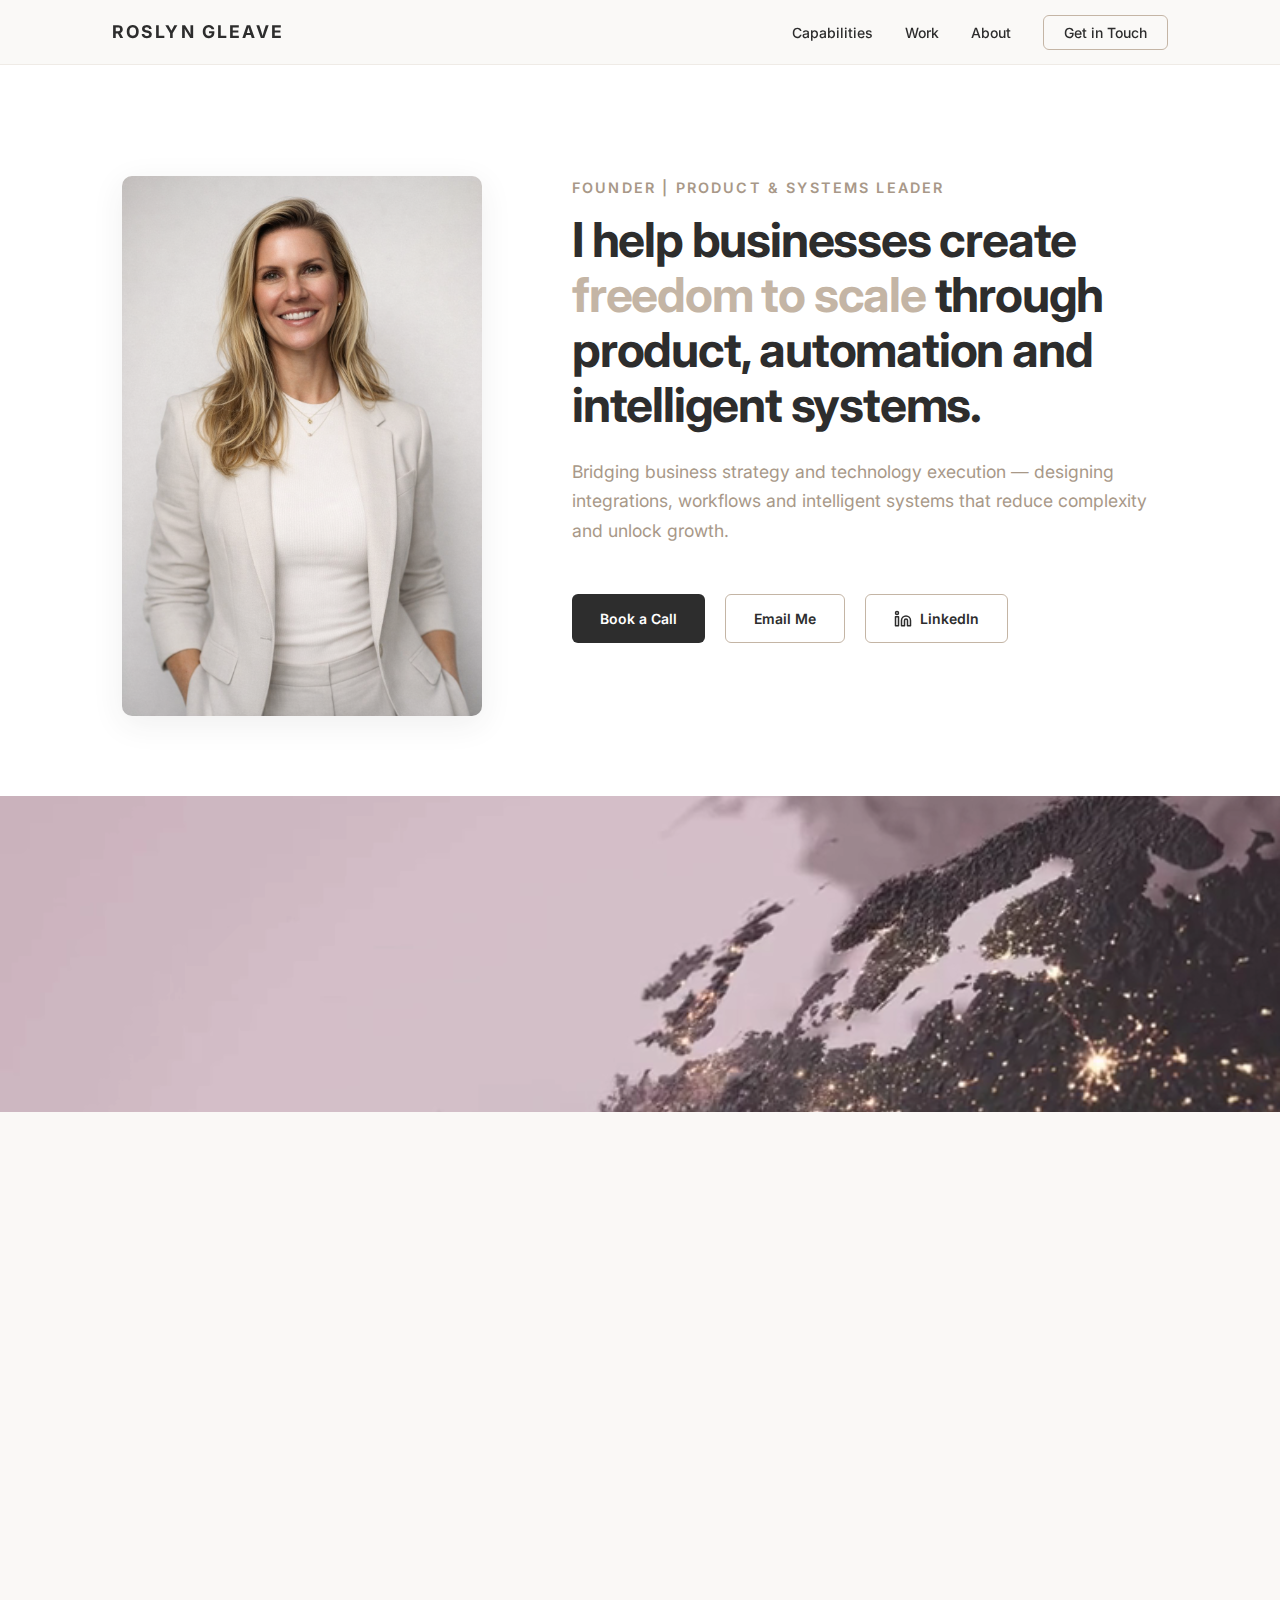
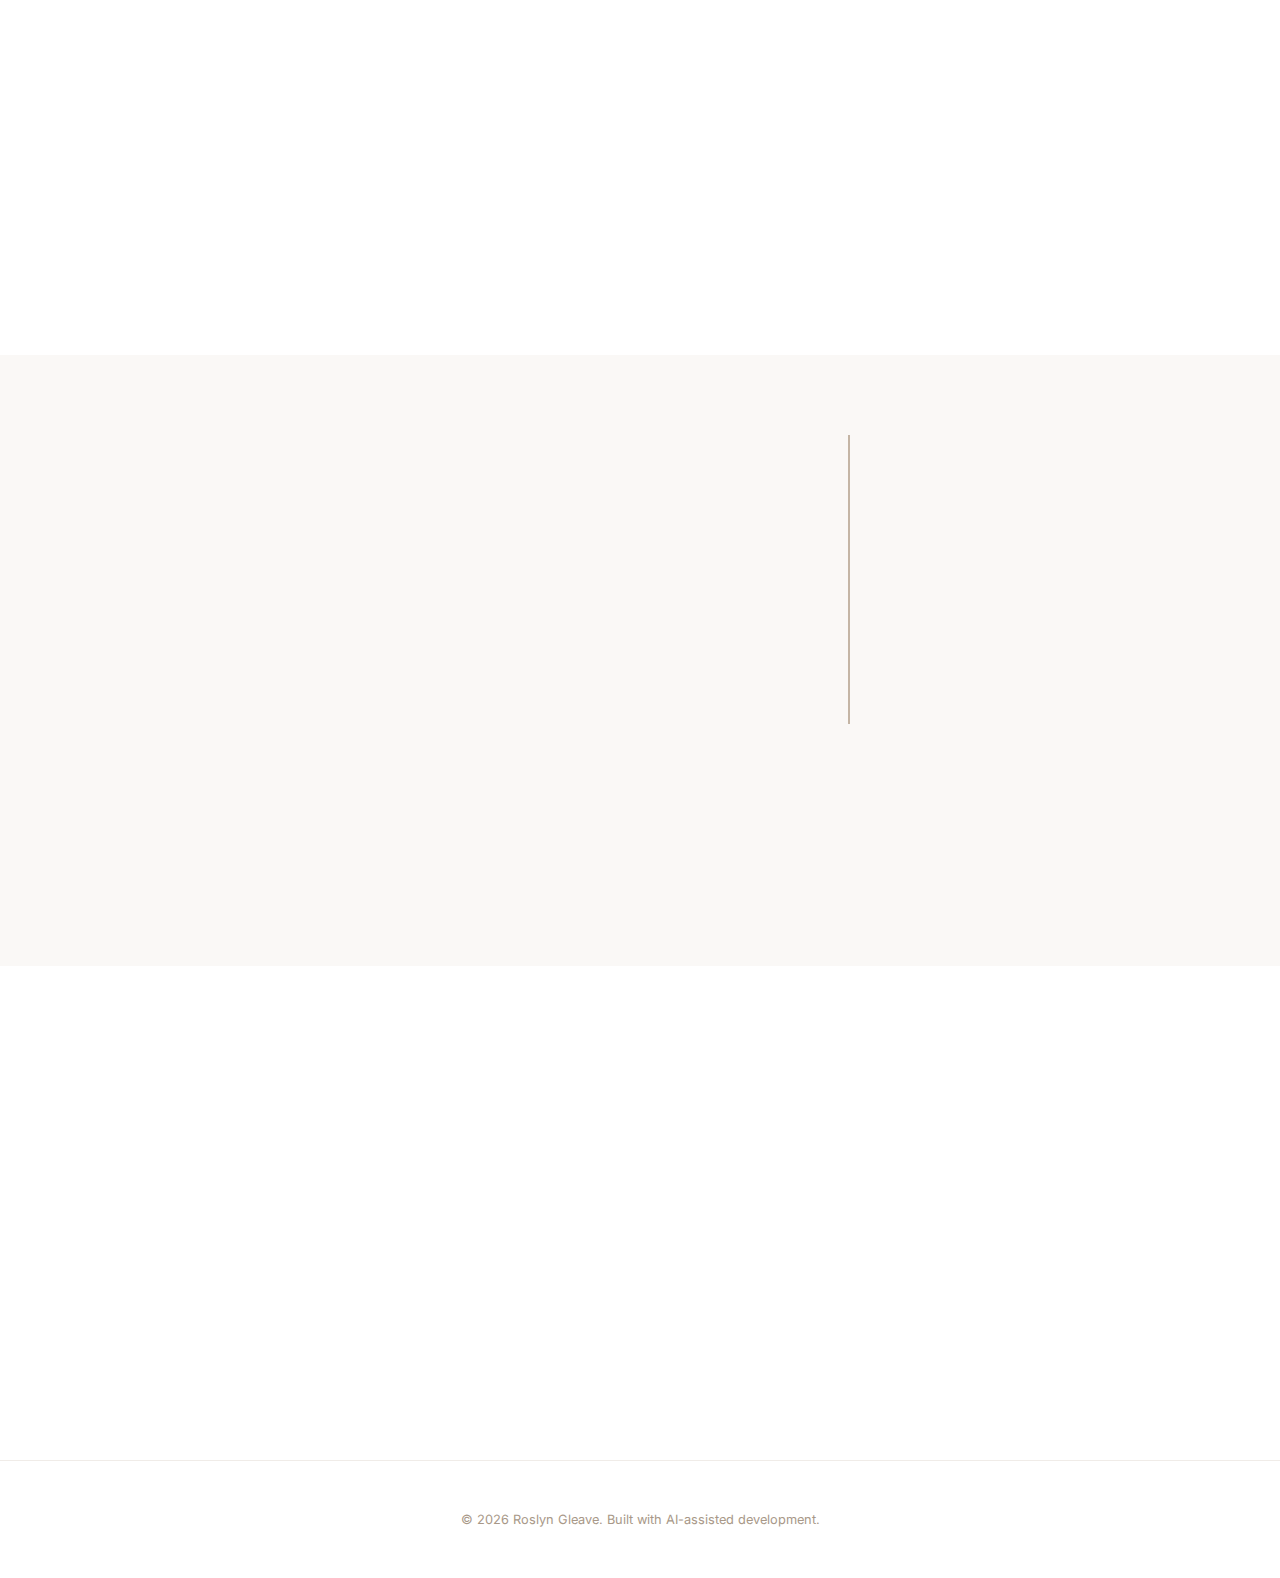
<file: index.html>
<!DOCTYPE html>
<html lang="en">
<head>
<meta charset="UTF-8">
<meta name="viewport" content="width=device-width, initial-scale=1.0">
<title>Roslyn Gleave — Product &amp; Systems Consultant</title>
<meta name="description" content="Product and Systems Consultant specialising in automation, integrations, and intelligent systems that help businesses scale.">
<link rel="preconnect" href="https://fonts.googleapis.com">
<link rel="preconnect" href="https://fonts.gstatic.com" crossorigin>
<link href="https://fonts.googleapis.com/css2?family=Inter:wght@300;400;500;600;700&display=swap" rel="stylesheet">
<link rel="stylesheet" href="styles.css?v=20260207u">
</head>
<body>

<!-- ═══════════════════════════════════════════ -->
<!-- NAV -->
<!-- ═══════════════════════════════════════════ -->
<nav class="nav">
  <div class="nav-inner">
    <a href="#" class="nav-logo">Roslyn Gleave</a>
    <button class="nav-toggle" aria-label="Toggle menu">
      <span></span><span></span><span></span>
    </button>
    <ul class="nav-links">
      <li><a href="#capabilities">Capabilities</a></li>
      <li><a href="#work">Work</a></li>
      <li><a href="#about">About</a></li>
      <li><a href="#contact" class="nav-cta">Get in Touch</a></li>
    </ul>
  </div>
</nav>

<!-- ═══════════════════════════════════════════ -->
<!-- HERO -->
<!-- ═══════════════════════════════════════════ -->
<section class="hero">
  <div class="container">
    <div class="hero-portrait">
      <img src="Images/roslyn-portrait.png" alt="Roslyn Gleave — Product and Systems Consultant" class="hero-portrait-img">
    </div>
    <div class="hero-content">
      <p class="hero-label">Founder | Product &amp; Systems Leader</p>
      <h1 class="hero-headline">I help businesses create <span style="color: var(--taupe)">freedom to scale</span> through product, automation and intelligent systems.</h1>
      <p class="hero-sub">Bridging business strategy and technology execution — designing integrations, workflows and intelligent systems that reduce complexity and unlock growth.</p>
      <div class="hero-actions">
        <a href="#contact" class="btn btn-primary">Book a Call</a>
        <a href="mailto:roslyngleave@gmail.com" class="btn btn-secondary">Email Me</a>
        <a href="https://linkedin.com/in/roslyn-gleave" target="_blank" rel="noopener" class="btn btn-secondary">
          <svg width="18" height="18" viewBox="0 0 24 24" fill="none" stroke="currentColor" stroke-width="2" stroke-linecap="round" stroke-linejoin="round"><path d="M16 8a6 6 0 0 1 6 6v7h-4v-7a2 2 0 0 0-4 0v7h-4v-7a6 6 0 0 1 6-6z"/><rect x="2" y="9" width="4" height="12"/><circle cx="4" cy="4" r="2"/></svg>
          LinkedIn
        </a>
      </div>
    </div>
  </div>
</section>

<!-- ═══════════════════════════════════════════ -->
<!-- MOTION BANNER -->
<!-- ═══════════════════════════════════════════ -->
<div class="motion-banner" aria-hidden="true">
  <video class="motion-banner-video" autoplay loop muted playsinline preload="metadata">
    <source src="Images/Website%20banner%20video_Istock.mp4" type="video/mp4">
  </video>
</div>

<!-- ═══════════════════════════════════════════ -->
<!-- CAPABILITIES -->
<!-- ═══════════════════════════════════════════ -->
<section id="capabilities" class="capabilities">
  <div class="container">
    <div class="section-header reveal-header">
      <p class="section-label">What I Do</p>
      <h2 class="section-title">Capabilities</h2>
    </div>

    <div class="cap-grid">

      <div class="cap-card">
        <div class="cap-icon">
          <svg viewBox="0 0 24 24" fill="none" stroke="currentColor" stroke-width="1.5" stroke-linecap="round" stroke-linejoin="round"><path d="M12 2L2 7l10 5 10-5-10-5z"/><path d="M2 17l10 5 10-5"/><path d="M2 12l10 5 10-5"/></svg>
        </div>
        <h3 class="cap-title">Automation</h3>
        <p class="cap-text">Designing and delivering workflow automation that eliminates manual processes, reduces error rates and frees teams to focus on high-value work.</p>
      </div>

      <div class="cap-card">
        <div class="cap-icon">
          <svg viewBox="0 0 24 24" fill="none" stroke="currentColor" stroke-width="1.5" stroke-linecap="round" stroke-linejoin="round"><circle cx="12" cy="12" r="3"/><path d="M12 1v4"/><path d="M12 19v4"/><path d="M4.22 4.22l2.83 2.83"/><path d="M16.95 16.95l2.83 2.83"/><path d="M1 12h4"/><path d="M19 12h4"/><path d="M4.22 19.78l2.83-2.83"/><path d="M16.95 7.05l2.83-2.83"/></svg>
        </div>
        <h3 class="cap-title">Integrations</h3>
        <p class="cap-text">Connecting ERP, ecommerce, finance and fulfilment platforms through REST APIs and middleware to create unified, reliable data flows.</p>
      </div>

      <div class="cap-card">
        <div class="cap-icon">
          <svg viewBox="0 0 24 24" fill="none" stroke="currentColor" stroke-width="1.5" stroke-linecap="round" stroke-linejoin="round"><rect x="2" y="3" width="20" height="14" rx="2"/><path d="M8 21h8"/><path d="M12 17v4"/><path d="M7 8h2"/><path d="M7 11h4"/></svg>
        </div>
        <h3 class="cap-title">Systems Transformation</h3>
        <p class="cap-text">Leading end-to-end platform migrations and ERP implementations — from discovery and requirements through to UAT, go-live and stabilisation.</p>
      </div>

      <div class="cap-card">
        <div class="cap-icon">
          <svg viewBox="0 0 24 24" fill="none" stroke="currentColor" stroke-width="1.5" stroke-linecap="round" stroke-linejoin="round"><path d="M2 3h6a4 4 0 0 1 4 4v14a3 3 0 0 0-3-3H2z"/><path d="M22 3h-6a4 4 0 0 0-4 4v14a3 3 0 0 1 3-3h7z"/></svg>
        </div>
        <h3 class="cap-title">Product Thinking</h3>
        <p class="cap-text">Applying product management principles to delivery — defining roadmaps, prioritising backlogs and aligning stakeholders around outcomes, not outputs.</p>
      </div>

      <div class="cap-card">
        <div class="cap-icon">
          <svg viewBox="0 0 24 24" fill="none" stroke="currentColor" stroke-width="1.5" stroke-linecap="round" stroke-linejoin="round"><rect x="4" y="4" width="16" height="16" rx="2"/><path d="M9 9h6v6H9z"/><path d="M9 1v3"/><path d="M15 1v3"/><path d="M9 20v3"/><path d="M15 20v3"/><path d="M20 9h3"/><path d="M20 14h3"/><path d="M1 9h3"/><path d="M1 14h3"/></svg>
        </div>
        <h3 class="cap-title">Platform Implementation</h3>
        <p class="cap-text">Delivering SaaS and COTS platform rollouts across Shopify, Pronto, Odoo and custom solutions — with a focus on adoption, training and operational readiness.</p>
      </div>

      <div class="cap-card">
        <div class="cap-icon">
          <svg viewBox="0 0 24 24" fill="none" stroke="currentColor" stroke-width="1.5" stroke-linecap="round" stroke-linejoin="round"><polyline points="22 12 18 12 15 21 9 3 6 12 2 12"/></svg>
        </div>
        <h3 class="cap-title">Digital Growth</h3>
        <p class="cap-text">Designing acquisition, CRM and lifecycle marketing systems that drive scalable revenue growth.</p>
      </div>

    </div>
  </div>
</section>

<!-- ═══════════════════════════════════════════ -->
<!-- CASE STUDIES -->
<!-- ═══════════════════════════════════════════ -->
<section id="work" class="work">
  <div class="container">
    <div class="section-header reveal-header">
      <p class="section-label">Selected Projects</p>
      <h2 class="section-title">Work</h2>
    </div>

    <div class="work-grid">

      <a href="case-studies/iconic-integration.html" class="work-card-link">
        <article class="work-card">
          <div class="work-card-accent"></div>
          <div class="work-card-body">
            <p class="work-card-tag">Integration</p>
            <h3 class="work-card-title">The Iconic — Marketplace Integration Automation</h3>
            <p class="work-card-text">Automated order processing, inventory synchronisation and fulfilment updates across marketplace, ERP and 3PL systems — enabling ~3x sales growth without increasing headcount.</p>
            <div class="work-card-meta">
              <span>Odoo ERP</span>
              <span>REST APIs</span>
              <span>3PL Systems</span>
            </div>
            <p class="work-card-cta">View case study <span>&rarr;</span></p>
          </div>
        </article>
      </a>

      <a href="case-studies/pronto-simpro-integration.html" class="work-card-link">
        <article class="work-card">
          <div class="work-card-accent"></div>
          <div class="work-card-body">
            <p class="work-card-tag">Transformation</p>
            <h3 class="work-card-title">ERP &amp; Platform Transformation — Pronto &amp; Simpro</h3>
            <p class="work-card-text">Delivered integration enhancement eliminating manual invoice and purchase order processing between Simpro and Pronto ERP, reducing finance reconciliation workload and improving data accuracy.</p>
            <div class="work-card-meta">
              <span>Pronto ERP</span>
              <span>Simpro</span>
              <span>REST APIs</span>
            </div>
            <p class="work-card-cta">View case study <span>&rarr;</span></p>
          </div>
        </article>
      </a>

      <a href="case-studies/workflow-automation.html" class="work-card-link">
        <article class="work-card">
          <div class="work-card-accent"></div>
          <div class="work-card-body">
            <p class="work-card-tag">Automation</p>
            <h3 class="work-card-title">Workflow Automation — Ecommerce &amp; CRM</h3>
            <p class="work-card-text">Designed and implemented workflow automation across ecommerce, email marketing and CRM platforms — improving lead capture, reducing manual campaign workflows and enabling operational scalability.</p>
            <div class="work-card-meta">
              <span>Shopify</span>
              <span>Zapier</span>
              <span>Mailchimp</span>
            </div>
            <p class="work-card-cta">View case study <span>&rarr;</span></p>
          </div>
        </article>
      </a>

      <a href="case-studies/odoo-erp-implementation.html" class="work-card-link">
        <article class="work-card">
          <div class="work-card-accent"></div>
          <div class="work-card-body">
            <p class="work-card-tag">Implementation</p>
            <h3 class="work-card-title">ERP Implementation — Odoo</h3>
            <p class="work-card-text">Led end-to-end ERP implementation across sales, inventory, purchasing and fulfilment — replacing fragmented spreadsheet-based operations with a unified platform.</p>
            <div class="work-card-meta">
              <span>Data Migration</span>
              <span>Finance</span>
              <span>Inventory</span>
              <span>Integrations</span>
            </div>
            <p class="work-card-cta">View case study <span>&rarr;</span></p>
          </div>
        </article>
      </a>

    </div>
  </div>
</section>

<!-- ═══════════════════════════════════════════ -->
<!-- ABOUT -->
<!-- ═══════════════════════════════════════════ -->
<section id="about" class="about">
  <div class="container">
    <div class="about-layout">
      <div class="about-content">
        <div class="reveal-header">
          <p class="section-label">About</p>
          <h2 class="section-title">From Founder to Systems Specialist</h2>
        </div>
        <p class="about-text">I spent 20 years building and scaling Deshabille, a multi-channel ecommerce brand. Along the way, I became the person who solved the hard operational problems — integrating systems, automating workflows, managing ERP implementations and making technology work for the business, not against it.</p>
        <p class="about-text">That hands-on founder experience now drives my consulting work. I bring real commercial ownership to every engagement — understanding not just what needs to be built, but why it matters to the business. I specialise in ERP integrations, platform transformations and automation across Agile and Waterfall delivery environments.</p>
        <p class="about-text">I work with businesses who are ready to move from manual processes to scalable systems — and who need someone who can bridge the gap between business strategy and technical execution.</p>
      </div>
      <div class="about-aside">
        <div class="about-stat-group">
          <div class="about-stat">
            <span class="about-stat-number">20+</span>
            <span class="about-stat-label">Years in Business &amp; Technology</span>
          </div>
          <div class="about-stat">
            <span class="about-stat-number">5+</span>
            <span class="about-stat-label">ERP &amp; Platform Implementations</span>
          </div>
          <div class="about-stat">
            <span class="about-stat-number">3x</span>
            <span class="about-stat-label">Sales Growth via Automation</span>
          </div>
        </div>
      </div>
    </div>
  </div>
</section>

<!-- ═══════════════════════════════════════════ -->
<!-- CONTACT -->
<!-- ═══════════════════════════════════════════ -->
<section id="contact" class="contact">
  <div class="container">
    <div class="contact-layout">
      <div class="contact-content">
        <div class="reveal-header">
          <p class="section-label">Get in Touch</p>
          <h2 class="section-title">Let's Connect</h2>
        </div>
        <p class="contact-text">Whether you're scoping an integration, planning a platform migration or looking for someone to bring structure to a complex delivery — I'd love to hear from you.</p>
      </div>
      <div class="contact-actions">
        <a href="#" class="contact-link contact-link-primary">
          <div class="contact-link-icon">
            <svg viewBox="0 0 24 24" fill="none" stroke="currentColor" stroke-width="1.5" stroke-linecap="round" stroke-linejoin="round"><rect x="3" y="4" width="18" height="18" rx="2"/><path d="M16 2v4"/><path d="M8 2v4"/><path d="M3 10h18"/><path d="M8 14h.01"/><path d="M12 14h.01"/><path d="M16 14h.01"/><path d="M8 18h.01"/><path d="M12 18h.01"/></svg>
          </div>
          <div>
            <span class="contact-link-title">Book a Call</span>
            <span class="contact-link-sub">Schedule a 30-minute discovery call</span>
          </div>
        </a>
        <a href="mailto:roslyngleave@gmail.com" class="contact-link">
          <div class="contact-link-icon">
            <svg viewBox="0 0 24 24" fill="none" stroke="currentColor" stroke-width="1.5" stroke-linecap="round" stroke-linejoin="round"><rect x="2" y="4" width="20" height="16" rx="2"/><polyline points="22,4 12,13 2,4"/></svg>
          </div>
          <div>
            <span class="contact-link-title">Email</span>
            <span class="contact-link-sub">roslyngleave@gmail.com</span>
          </div>
        </a>
        <a href="https://linkedin.com/in/roslyn-gleave" target="_blank" rel="noopener" class="contact-link">
          <div class="contact-link-icon">
            <svg viewBox="0 0 24 24" fill="none" stroke="currentColor" stroke-width="1.5" stroke-linecap="round" stroke-linejoin="round"><path d="M16 8a6 6 0 0 1 6 6v7h-4v-7a2 2 0 0 0-4 0v7h-4v-7a6 6 0 0 1 6-6z"/><rect x="2" y="9" width="4" height="12"/><circle cx="4" cy="4" r="2"/></svg>
          </div>
          <div>
            <span class="contact-link-title">LinkedIn</span>
            <span class="contact-link-sub">linkedin.com/in/roslyn-gleave</span>
          </div>
        </a>
      </div>
    </div>
  </div>
</section>

<!-- ═══════════════════════════════════════════ -->
<!-- FOOTER -->
<!-- ═══════════════════════════════════════════ -->
<footer class="footer">
  <div class="container">
    <div class="footer-inner">
      <p class="footer-text">&copy; 2026 Roslyn Gleave. Built with AI-assisted development.</p>
    </div>
  </div>
</footer>

<script>
// Mobile nav toggle
const toggle = document.querySelector('.nav-toggle');
const links = document.querySelector('.nav-links');
toggle.addEventListener('click', () => {
  links.classList.toggle('open');
  toggle.classList.toggle('open');
});

// Close mobile nav on link click
document.querySelectorAll('.nav-links a').forEach(link => {
  link.addEventListener('click', () => {
    links.classList.remove('open');
    toggle.classList.remove('open');
  });
});

// Smooth scroll
document.querySelectorAll('a[href^="#"]').forEach(anchor => {
  anchor.addEventListener('click', function(e) {
    const target = document.querySelector(this.getAttribute('href'));
    if (target) {
      e.preventDefault();
      target.scrollIntoView({ behavior: 'smooth', block: 'start' });
    }
  });
});

// ── Reduced motion check ──
const prefersReducedMotion = window.matchMedia('(prefers-reduced-motion: reduce)').matches;

// ── Motion banner — pause for reduced motion ──
const bannerVideo = document.querySelector('.motion-banner-video');
if (bannerVideo && prefersReducedMotion) {
  bannerVideo.pause();
  bannerVideo.currentTime = 0;
}

// ═══════════════════════════════════════════
// 1. ONE OBSERVER — fires once per element
// ═══════════════════════════════════════════
function createOnceObserver(threshold) {
  return new IntersectionObserver((entries) => {
    entries.forEach(entry => {
      if (entry.isIntersecting) {
        entry.target.classList.add('visible');
        entry.target._observer.unobserve(entry.target);
      }
    });
  }, { threshold });
}

// ═══════════════════════════════════════════
// 3. SECTION HEADERS — slide from left
// ═══════════════════════════════════════════
const headerObs = createOnceObserver(0.2);
document.querySelectorAll('.reveal-header').forEach(el => {
  el._observer = headerObs;
  headerObs.observe(el);
});

// ═══════════════════════════════════════════
// 4. CARDS + ELEMENTS — rise from below
// ═══════════════════════════════════════════
const cardObs = createOnceObserver(0.1);
const revealElements = document.querySelectorAll(
  '.cap-card, .work-card, .about-stat, .about-text, .contact-link, .contact-text'
);
revealElements.forEach(el => {
  if (!prefersReducedMotion) {
    el.classList.add('fade-in');
  }
  el._observer = cardObs;
  cardObs.observe(el);
});
</script>

</body>
</html>
</file>
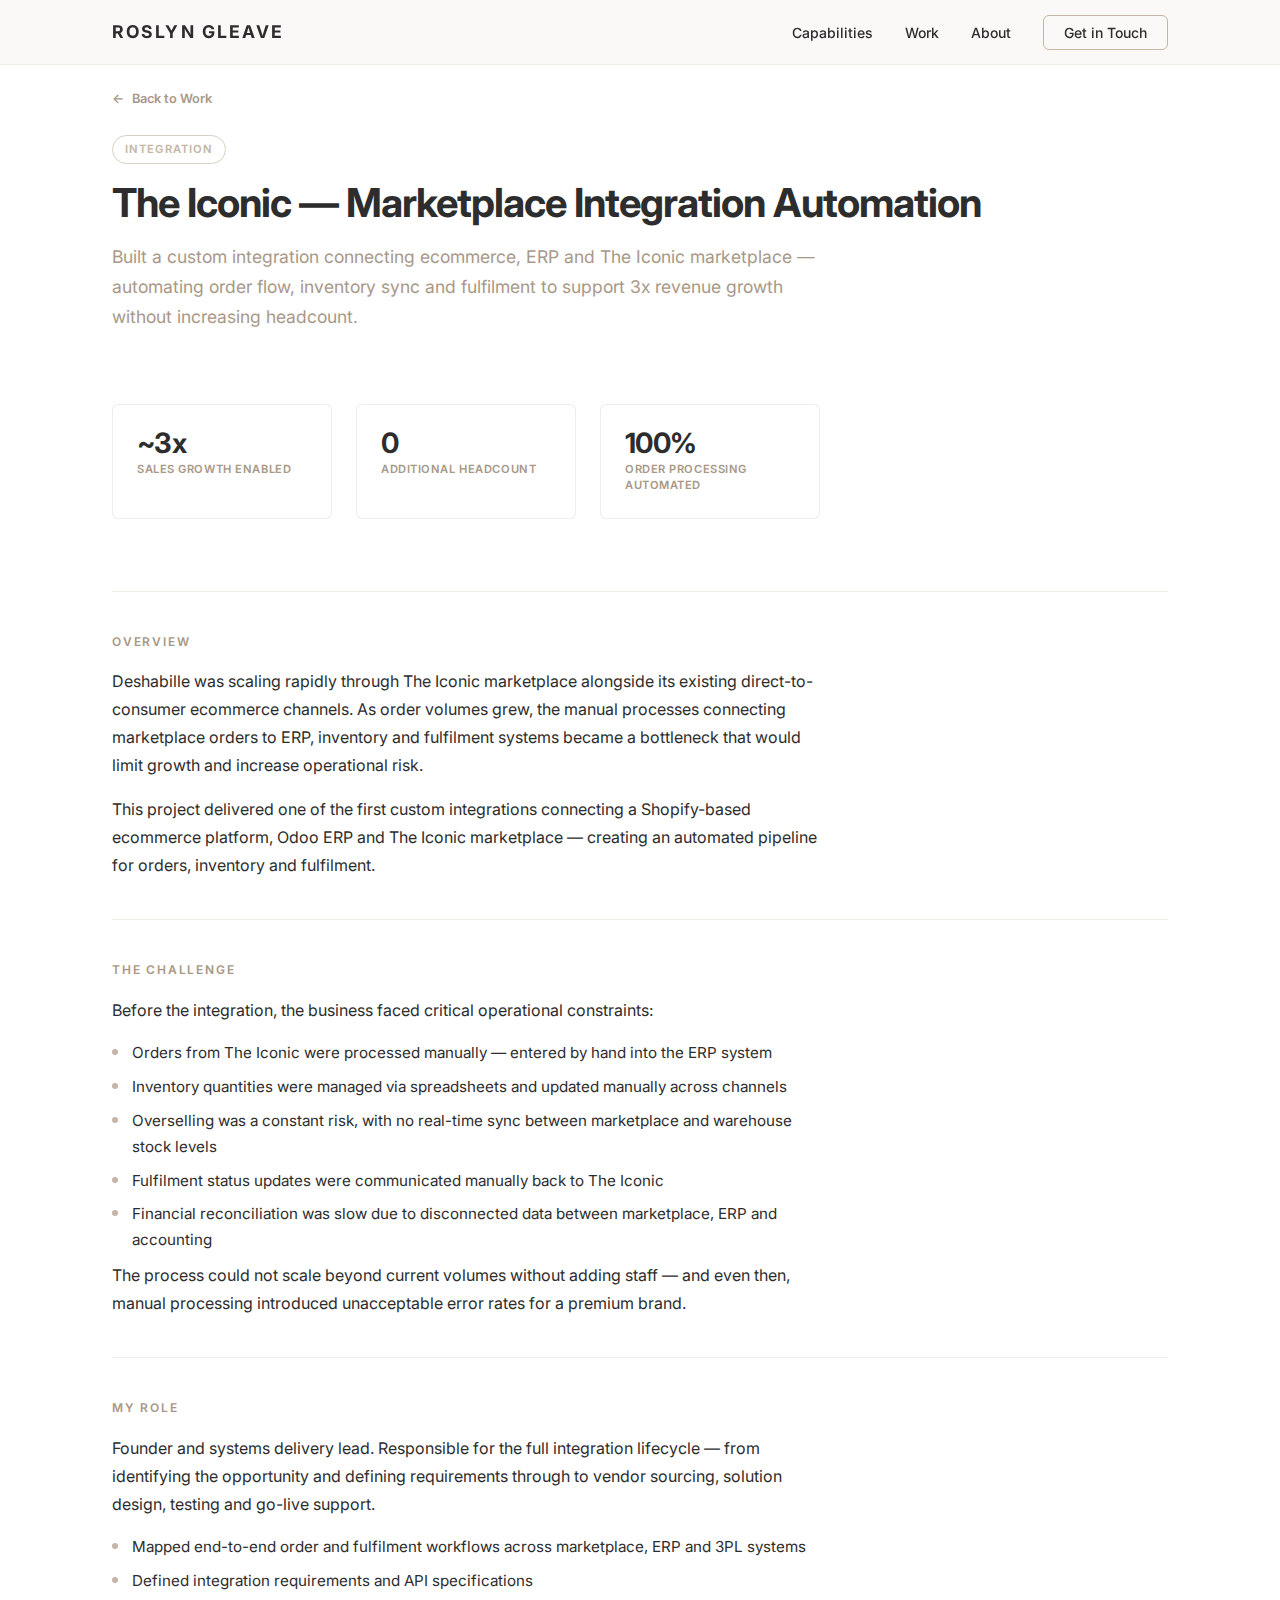
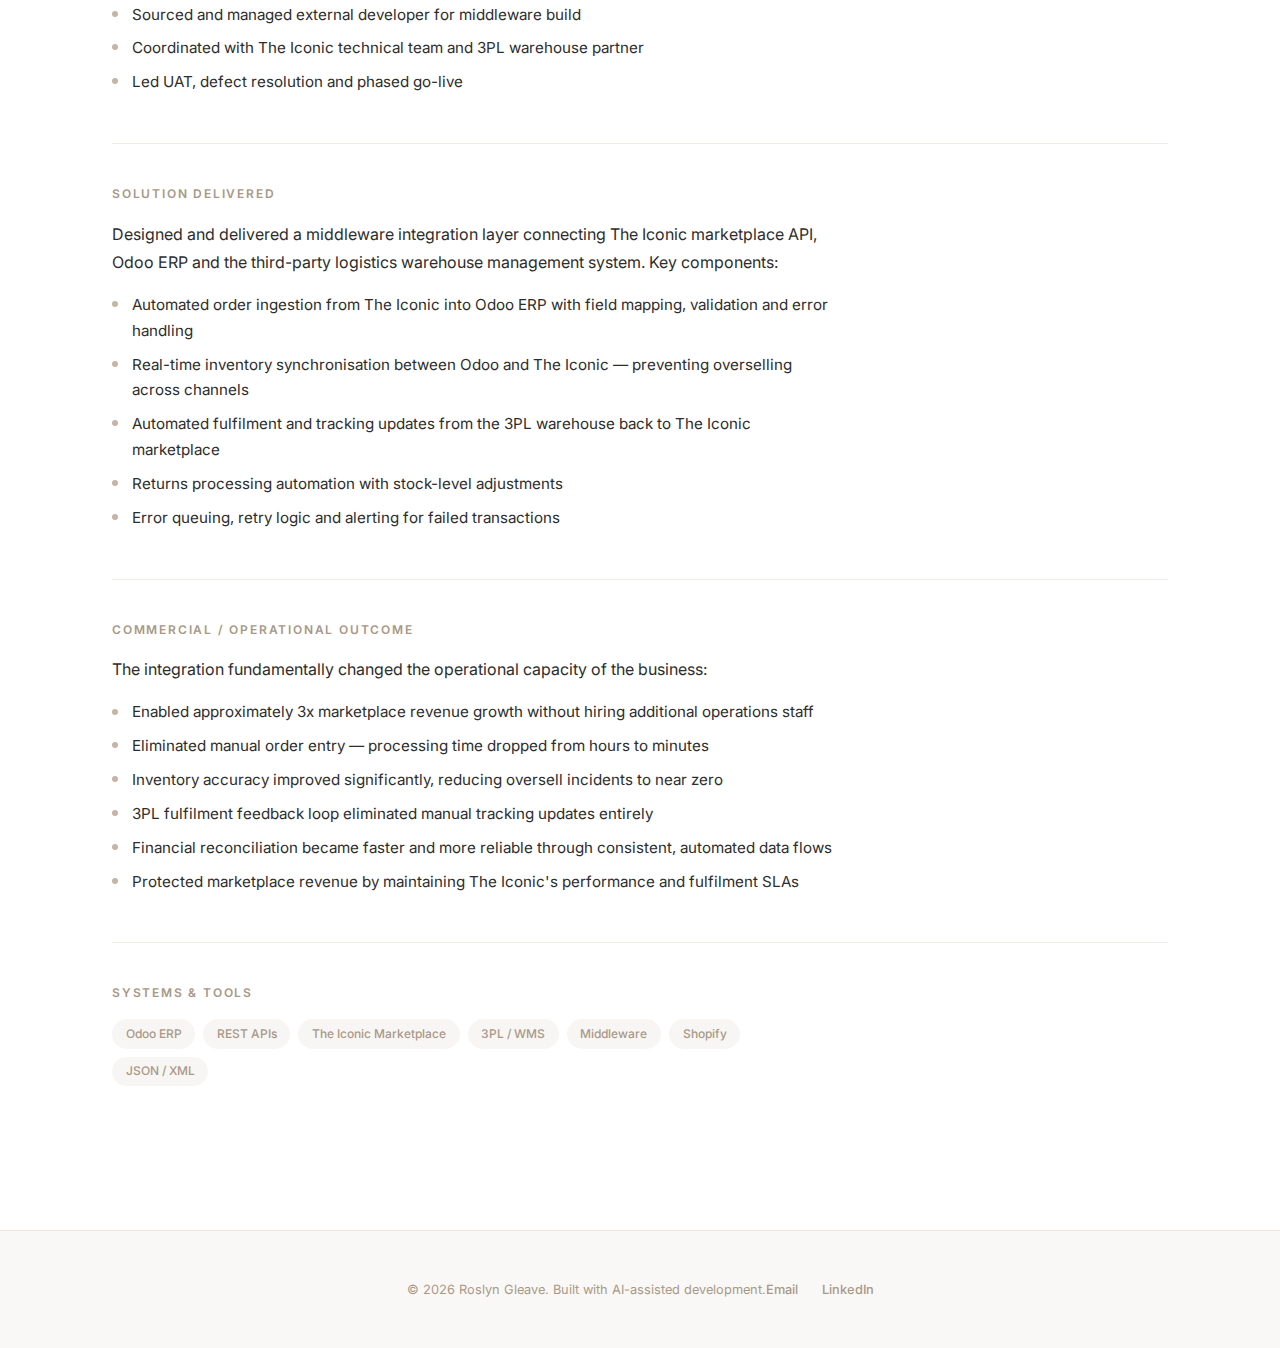
<file: iconic-integration.html>
<!DOCTYPE html>
<html lang="en">
<head>
<meta charset="UTF-8">
<meta name="viewport" content="width=device-width, initial-scale=1.0">
<title>The Iconic — Marketplace Integration | Roslyn Gleave</title>
<meta name="description" content="Case study: Automated marketplace integration connecting ERP, ecommerce and 3PL systems to enable 3x sales growth.">
<link rel="preconnect" href="https://fonts.googleapis.com">
<link rel="preconnect" href="https://fonts.gstatic.com" crossorigin>
<link href="https://fonts.googleapis.com/css2?family=Inter:wght@300;400;500;600;700&display=swap" rel="stylesheet">
<link rel="stylesheet" href="../styles.css?v=20260207h">
</head>
<body class="cs-page">

<nav class="nav">
  <div class="nav-inner">
    <a href="../index.html" class="nav-logo">Roslyn Gleave</a>
    <button class="nav-toggle" aria-label="Toggle menu">
      <span></span><span></span><span></span>
    </button>
    <ul class="nav-links">
      <li><a href="../index.html#capabilities">Capabilities</a></li>
      <li><a href="../index.html#work">Work</a></li>
      <li><a href="../index.html#about">About</a></li>
      <li><a href="../index.html#contact" class="nav-cta">Get in Touch</a></li>
    </ul>
  </div>
</nav>

<div class="cs-content-wrap">
  <div class="container">
    <a href="../index.html#work" class="cs-back"><span>&larr;</span> Back to Work</a>

    <div class="cs-hero">
      <p class="cs-tag">Integration</p>
      <h1 class="cs-title">The Iconic — Marketplace Integration Automation</h1>
      <p class="cs-subtitle">Built a custom integration connecting ecommerce, ERP and The Iconic marketplace — automating order flow, inventory sync and fulfilment to support 3x revenue growth without increasing headcount.</p>
    </div>

    <div class="cs-metrics">
      <div class="cs-metric">
        <span class="cs-metric-value">~3x</span>
        <span class="cs-metric-label">Sales Growth Enabled</span>
      </div>
      <div class="cs-metric">
        <span class="cs-metric-value">0</span>
        <span class="cs-metric-label">Additional Headcount</span>
      </div>
      <div class="cs-metric">
        <span class="cs-metric-value">100%</span>
        <span class="cs-metric-label">Order Processing Automated</span>
      </div>
    </div>

    <div class="cs-divider"></div>

    <section class="cs-section">
      <h2 class="cs-section-title">Overview</h2>
      <p>Deshabille was scaling rapidly through The Iconic marketplace alongside its existing direct-to-consumer ecommerce channels. As order volumes grew, the manual processes connecting marketplace orders to ERP, inventory and fulfilment systems became a bottleneck that would limit growth and increase operational risk.</p>
      <p>This project delivered one of the first custom integrations connecting a Shopify-based ecommerce platform, Odoo ERP and The Iconic marketplace — creating an automated pipeline for orders, inventory and fulfilment.</p>
    </section>

    <div class="cs-divider"></div>

    <section class="cs-section">
      <h2 class="cs-section-title">The Challenge</h2>
      <p>Before the integration, the business faced critical operational constraints:</p>
      <ul class="cs-list">
        <li>Orders from The Iconic were processed manually — entered by hand into the ERP system</li>
        <li>Inventory quantities were managed via spreadsheets and updated manually across channels</li>
        <li>Overselling was a constant risk, with no real-time sync between marketplace and warehouse stock levels</li>
        <li>Fulfilment status updates were communicated manually back to The Iconic</li>
        <li>Financial reconciliation was slow due to disconnected data between marketplace, ERP and accounting</li>
      </ul>
      <p>The process could not scale beyond current volumes without adding staff — and even then, manual processing introduced unacceptable error rates for a premium brand.</p>
    </section>

    <div class="cs-divider"></div>

    <section class="cs-section">
      <h2 class="cs-section-title">My Role</h2>
      <p>Founder and systems delivery lead. Responsible for the full integration lifecycle — from identifying the opportunity and defining requirements through to vendor sourcing, solution design, testing and go-live support.</p>
      <ul class="cs-list">
        <li>Mapped end-to-end order and fulfilment workflows across marketplace, ERP and 3PL systems</li>
        <li>Defined integration requirements and API specifications</li>
        <li>Sourced and managed external developer for middleware build</li>
        <li>Coordinated with The Iconic technical team and 3PL warehouse partner</li>
        <li>Led UAT, defect resolution and phased go-live</li>
      </ul>
    </section>

    <div class="cs-divider"></div>

    <section class="cs-section">
      <h2 class="cs-section-title">Solution Delivered</h2>
      <p>Designed and delivered a middleware integration layer connecting The Iconic marketplace API, Odoo ERP and the third-party logistics warehouse management system. Key components:</p>
      <ul class="cs-list">
        <li>Automated order ingestion from The Iconic into Odoo ERP with field mapping, validation and error handling</li>
        <li>Real-time inventory synchronisation between Odoo and The Iconic — preventing overselling across channels</li>
        <li>Automated fulfilment and tracking updates from the 3PL warehouse back to The Iconic marketplace</li>
        <li>Returns processing automation with stock-level adjustments</li>
        <li>Error queuing, retry logic and alerting for failed transactions</li>
      </ul>
    </section>

    <div class="cs-divider"></div>

    <section class="cs-section">
      <h2 class="cs-section-title">Commercial / Operational Outcome</h2>
      <p>The integration fundamentally changed the operational capacity of the business:</p>
      <ul class="cs-list">
        <li>Enabled approximately 3x marketplace revenue growth without hiring additional operations staff</li>
        <li>Eliminated manual order entry — processing time dropped from hours to minutes</li>
        <li>Inventory accuracy improved significantly, reducing oversell incidents to near zero</li>
        <li>3PL fulfilment feedback loop eliminated manual tracking updates entirely</li>
        <li>Financial reconciliation became faster and more reliable through consistent, automated data flows</li>
        <li>Protected marketplace revenue by maintaining The Iconic's performance and fulfilment SLAs</li>
      </ul>
    </section>

    <div class="cs-divider"></div>

    <section class="cs-section">
      <h2 class="cs-section-title">Systems &amp; Tools</h2>
      <div class="cs-badges">
        <span class="cs-badge">Odoo ERP</span>
        <span class="cs-badge">REST APIs</span>
        <span class="cs-badge">The Iconic Marketplace</span>
        <span class="cs-badge">3PL / WMS</span>
        <span class="cs-badge">Middleware</span>
        <span class="cs-badge">Shopify</span>
        <span class="cs-badge">JSON / XML</span>
      </div>
    </section>
  </div>
</div>

<footer class="footer">
  <div class="container">
    <div class="footer-inner">
      <p class="footer-text">&copy; 2026 Roslyn Gleave. Built with AI-assisted development.</p>
      <div class="footer-links">
        <a href="mailto:roslyngleave@gmail.com">Email</a>
        <a href="https://linkedin.com/in/roslyn-gleave" target="_blank" rel="noopener">LinkedIn</a>
      </div>
    </div>
  </div>
</footer>

<script>
const toggle = document.querySelector('.nav-toggle');
const links = document.querySelector('.nav-links');
toggle.addEventListener('click', () => {
  links.classList.toggle('open');
  toggle.classList.toggle('open');
});
document.querySelectorAll('.nav-links a').forEach(link => {
  link.addEventListener('click', () => {
    links.classList.remove('open');
    toggle.classList.remove('open');
  });
});
</script>

</body>
</html>
</file>
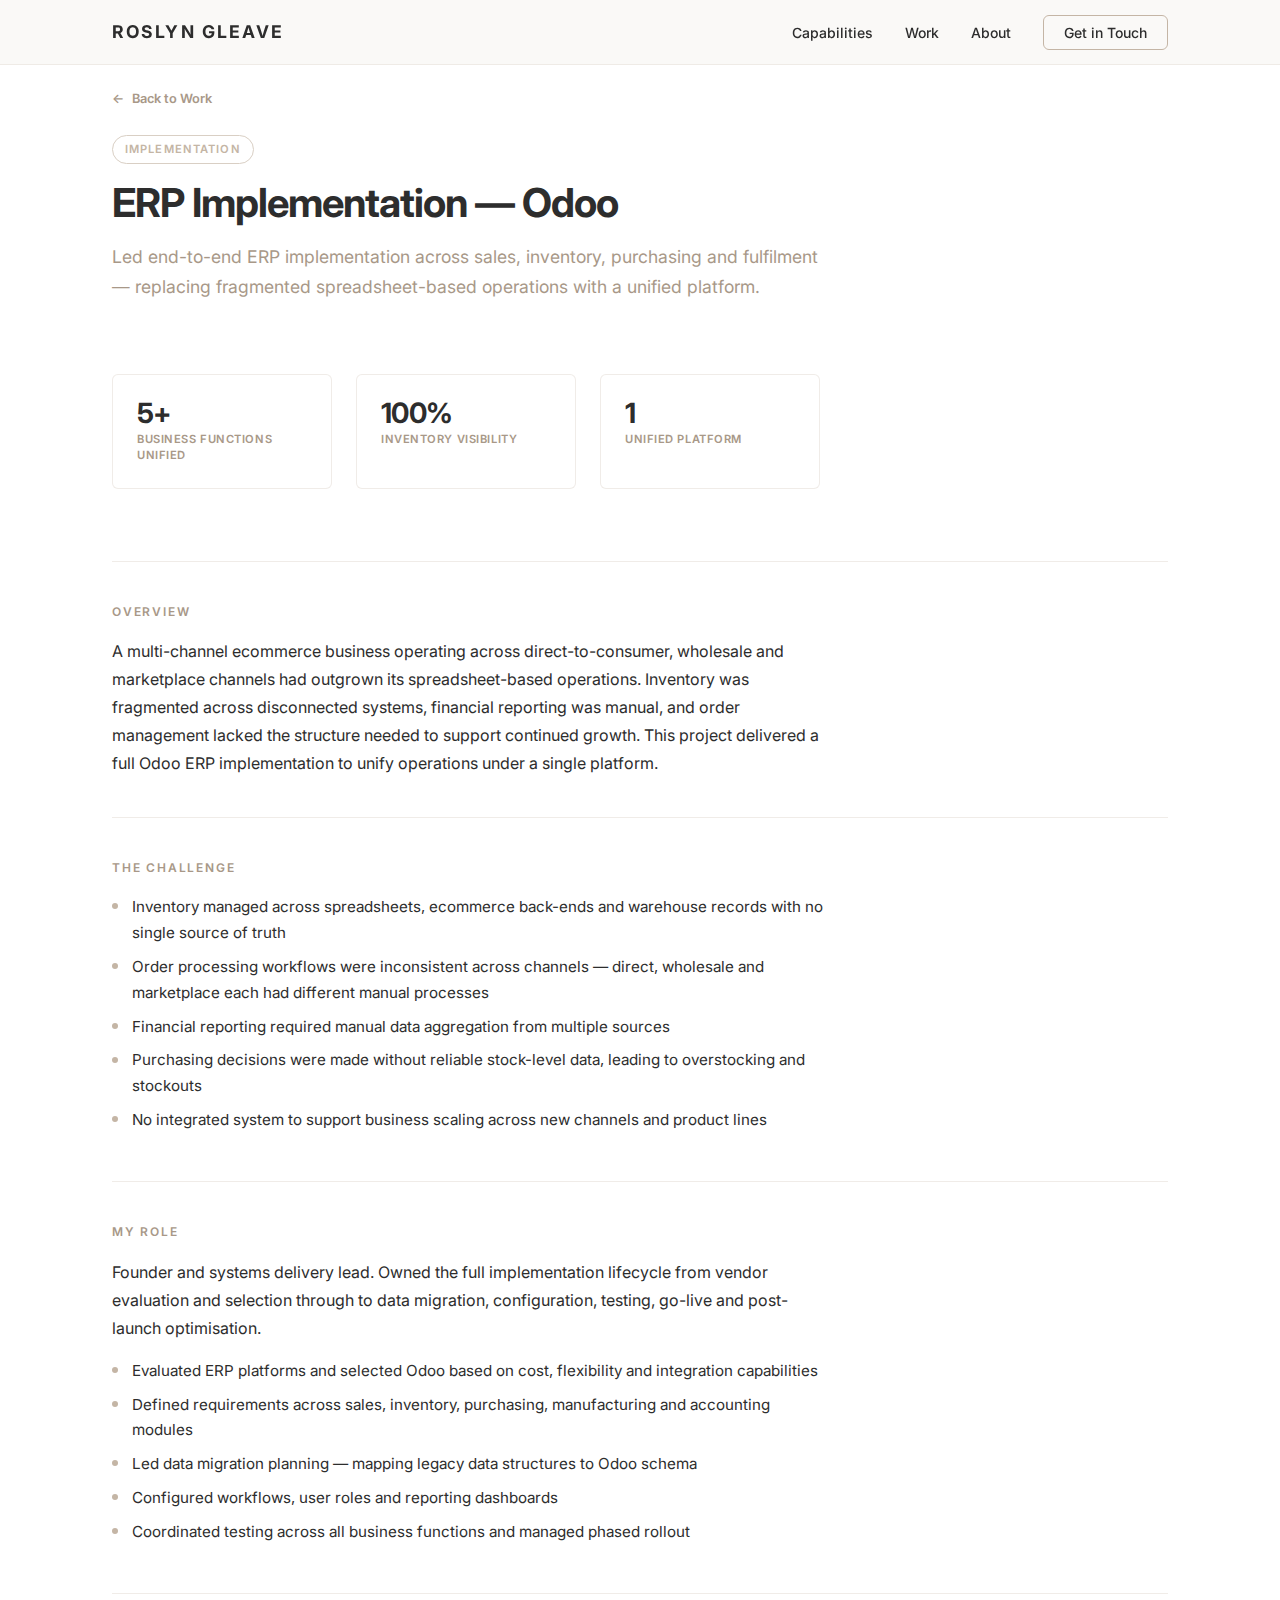
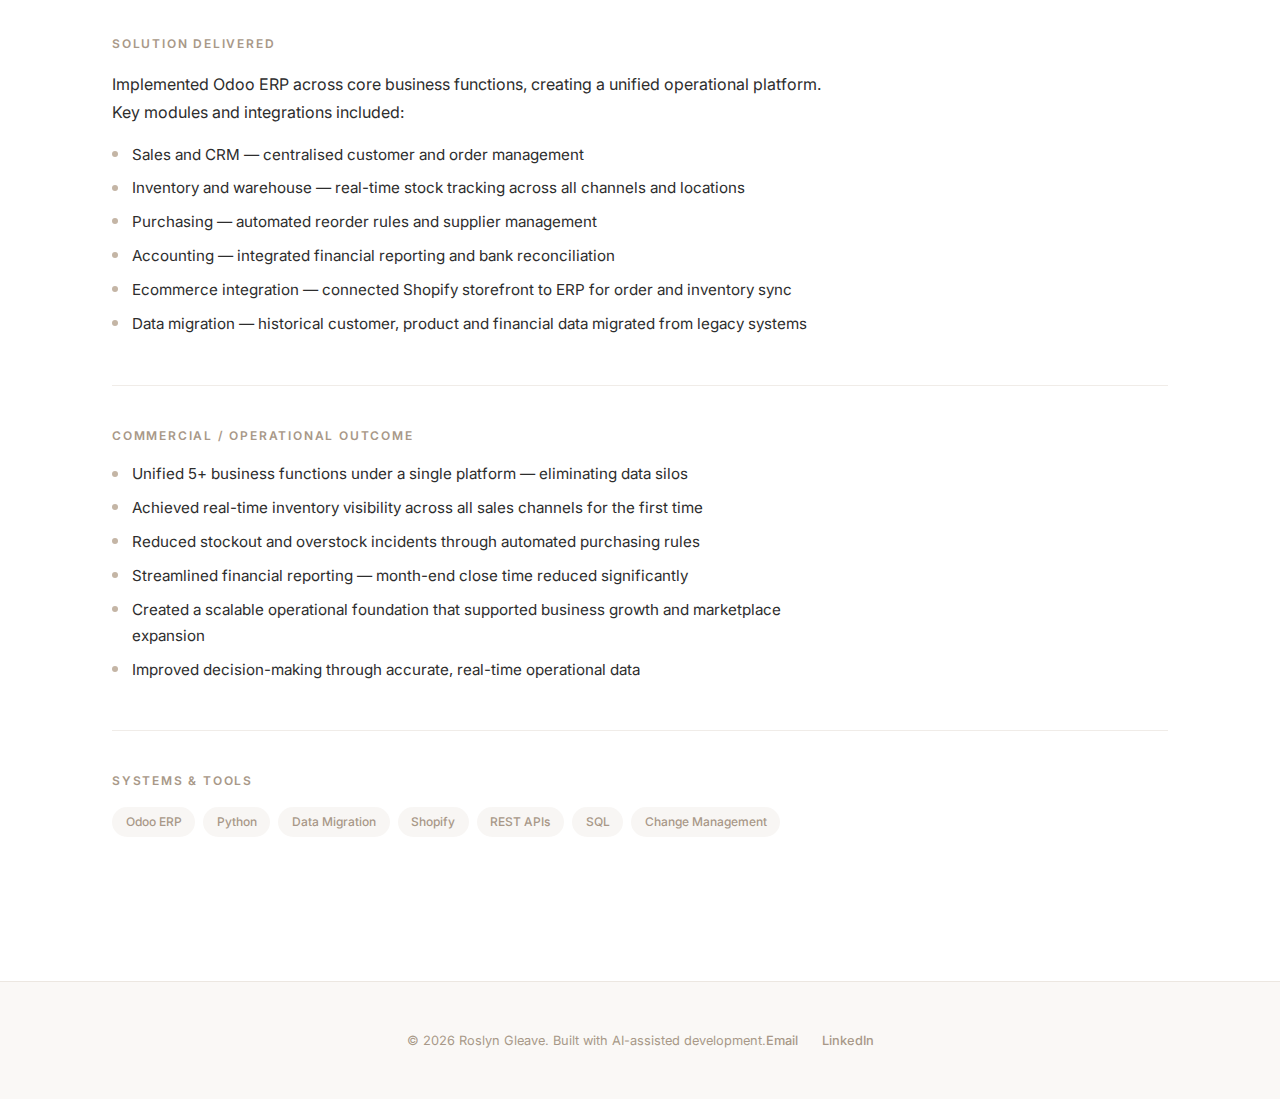
<file: odoo-erp-implementation.html>
<!DOCTYPE html>
<html lang="en">
<head>
<meta charset="UTF-8">
<meta name="viewport" content="width=device-width, initial-scale=1.0">
<title>ERP Implementation — Odoo | Roslyn Gleave</title>
<meta name="description" content="Case study: End-to-end Odoo ERP implementation replacing fragmented operations with a unified platform across sales, inventory and finance.">
<link rel="preconnect" href="https://fonts.googleapis.com">
<link rel="preconnect" href="https://fonts.gstatic.com" crossorigin>
<link href="https://fonts.googleapis.com/css2?family=Inter:wght@300;400;500;600;700&display=swap" rel="stylesheet">
<link rel="stylesheet" href="../styles.css?v=20260207h">
</head>
<body class="cs-page">

<nav class="nav">
  <div class="nav-inner">
    <a href="../index.html" class="nav-logo">Roslyn Gleave</a>
    <button class="nav-toggle" aria-label="Toggle menu">
      <span></span><span></span><span></span>
    </button>
    <ul class="nav-links">
      <li><a href="../index.html#capabilities">Capabilities</a></li>
      <li><a href="../index.html#work">Work</a></li>
      <li><a href="../index.html#about">About</a></li>
      <li><a href="../index.html#contact" class="nav-cta">Get in Touch</a></li>
    </ul>
  </div>
</nav>

<div class="cs-content-wrap">
  <div class="container">
    <a href="../index.html#work" class="cs-back"><span>&larr;</span> Back to Work</a>

    <div class="cs-hero">
      <p class="cs-tag">Implementation</p>
      <h1 class="cs-title">ERP Implementation — Odoo</h1>
      <p class="cs-subtitle">Led end-to-end ERP implementation across sales, inventory, purchasing and fulfilment — replacing fragmented spreadsheet-based operations with a unified platform.</p>
    </div>

    <div class="cs-metrics">
      <div class="cs-metric">
        <span class="cs-metric-value">5+</span>
        <span class="cs-metric-label">Business Functions Unified</span>
      </div>
      <div class="cs-metric">
        <span class="cs-metric-value">100%</span>
        <span class="cs-metric-label">Inventory Visibility</span>
      </div>
      <div class="cs-metric">
        <span class="cs-metric-value">1</span>
        <span class="cs-metric-label">Unified Platform</span>
      </div>
    </div>

    <div class="cs-divider"></div>

    <section class="cs-section">
      <h2 class="cs-section-title">Overview</h2>
      <p>A multi-channel ecommerce business operating across direct-to-consumer, wholesale and marketplace channels had outgrown its spreadsheet-based operations. Inventory was fragmented across disconnected systems, financial reporting was manual, and order management lacked the structure needed to support continued growth. This project delivered a full Odoo ERP implementation to unify operations under a single platform.</p>
    </section>

    <div class="cs-divider"></div>

    <section class="cs-section">
      <h2 class="cs-section-title">The Challenge</h2>
      <ul class="cs-list">
        <li>Inventory managed across spreadsheets, ecommerce back-ends and warehouse records with no single source of truth</li>
        <li>Order processing workflows were inconsistent across channels — direct, wholesale and marketplace each had different manual processes</li>
        <li>Financial reporting required manual data aggregation from multiple sources</li>
        <li>Purchasing decisions were made without reliable stock-level data, leading to overstocking and stockouts</li>
        <li>No integrated system to support business scaling across new channels and product lines</li>
      </ul>
    </section>

    <div class="cs-divider"></div>

    <section class="cs-section">
      <h2 class="cs-section-title">My Role</h2>
      <p>Founder and systems delivery lead. Owned the full implementation lifecycle from vendor evaluation and selection through to data migration, configuration, testing, go-live and post-launch optimisation.</p>
      <ul class="cs-list">
        <li>Evaluated ERP platforms and selected Odoo based on cost, flexibility and integration capabilities</li>
        <li>Defined requirements across sales, inventory, purchasing, manufacturing and accounting modules</li>
        <li>Led data migration planning — mapping legacy data structures to Odoo schema</li>
        <li>Configured workflows, user roles and reporting dashboards</li>
        <li>Coordinated testing across all business functions and managed phased rollout</li>
      </ul>
    </section>

    <div class="cs-divider"></div>

    <section class="cs-section">
      <h2 class="cs-section-title">Solution Delivered</h2>
      <p>Implemented Odoo ERP across core business functions, creating a unified operational platform. Key modules and integrations included:</p>
      <ul class="cs-list">
        <li>Sales and CRM — centralised customer and order management</li>
        <li>Inventory and warehouse — real-time stock tracking across all channels and locations</li>
        <li>Purchasing — automated reorder rules and supplier management</li>
        <li>Accounting — integrated financial reporting and bank reconciliation</li>
        <li>Ecommerce integration — connected Shopify storefront to ERP for order and inventory sync</li>
        <li>Data migration — historical customer, product and financial data migrated from legacy systems</li>
      </ul>
    </section>

    <div class="cs-divider"></div>

    <section class="cs-section">
      <h2 class="cs-section-title">Commercial / Operational Outcome</h2>
      <ul class="cs-list">
        <li>Unified 5+ business functions under a single platform — eliminating data silos</li>
        <li>Achieved real-time inventory visibility across all sales channels for the first time</li>
        <li>Reduced stockout and overstock incidents through automated purchasing rules</li>
        <li>Streamlined financial reporting — month-end close time reduced significantly</li>
        <li>Created a scalable operational foundation that supported business growth and marketplace expansion</li>
        <li>Improved decision-making through accurate, real-time operational data</li>
      </ul>
    </section>

    <div class="cs-divider"></div>

    <section class="cs-section">
      <h2 class="cs-section-title">Systems &amp; Tools</h2>
      <div class="cs-badges">
        <span class="cs-badge">Odoo ERP</span>
        <span class="cs-badge">Python</span>
        <span class="cs-badge">Data Migration</span>
        <span class="cs-badge">Shopify</span>
        <span class="cs-badge">REST APIs</span>
        <span class="cs-badge">SQL</span>
        <span class="cs-badge">Change Management</span>
      </div>
    </section>
  </div>
</div>

<footer class="footer">
  <div class="container">
    <div class="footer-inner">
      <p class="footer-text">&copy; 2026 Roslyn Gleave. Built with AI-assisted development.</p>
      <div class="footer-links">
        <a href="mailto:roslyngleave@gmail.com">Email</a>
        <a href="https://linkedin.com/in/roslyn-gleave" target="_blank" rel="noopener">LinkedIn</a>
      </div>
    </div>
  </div>
</footer>

<script>
const toggle = document.querySelector('.nav-toggle');
const links = document.querySelector('.nav-links');
toggle.addEventListener('click', () => {
  links.classList.toggle('open');
  toggle.classList.toggle('open');
});
document.querySelectorAll('.nav-links a').forEach(link => {
  link.addEventListener('click', () => {
    links.classList.remove('open');
    toggle.classList.remove('open');
  });
});
</script>

</body>
</html>
</file>
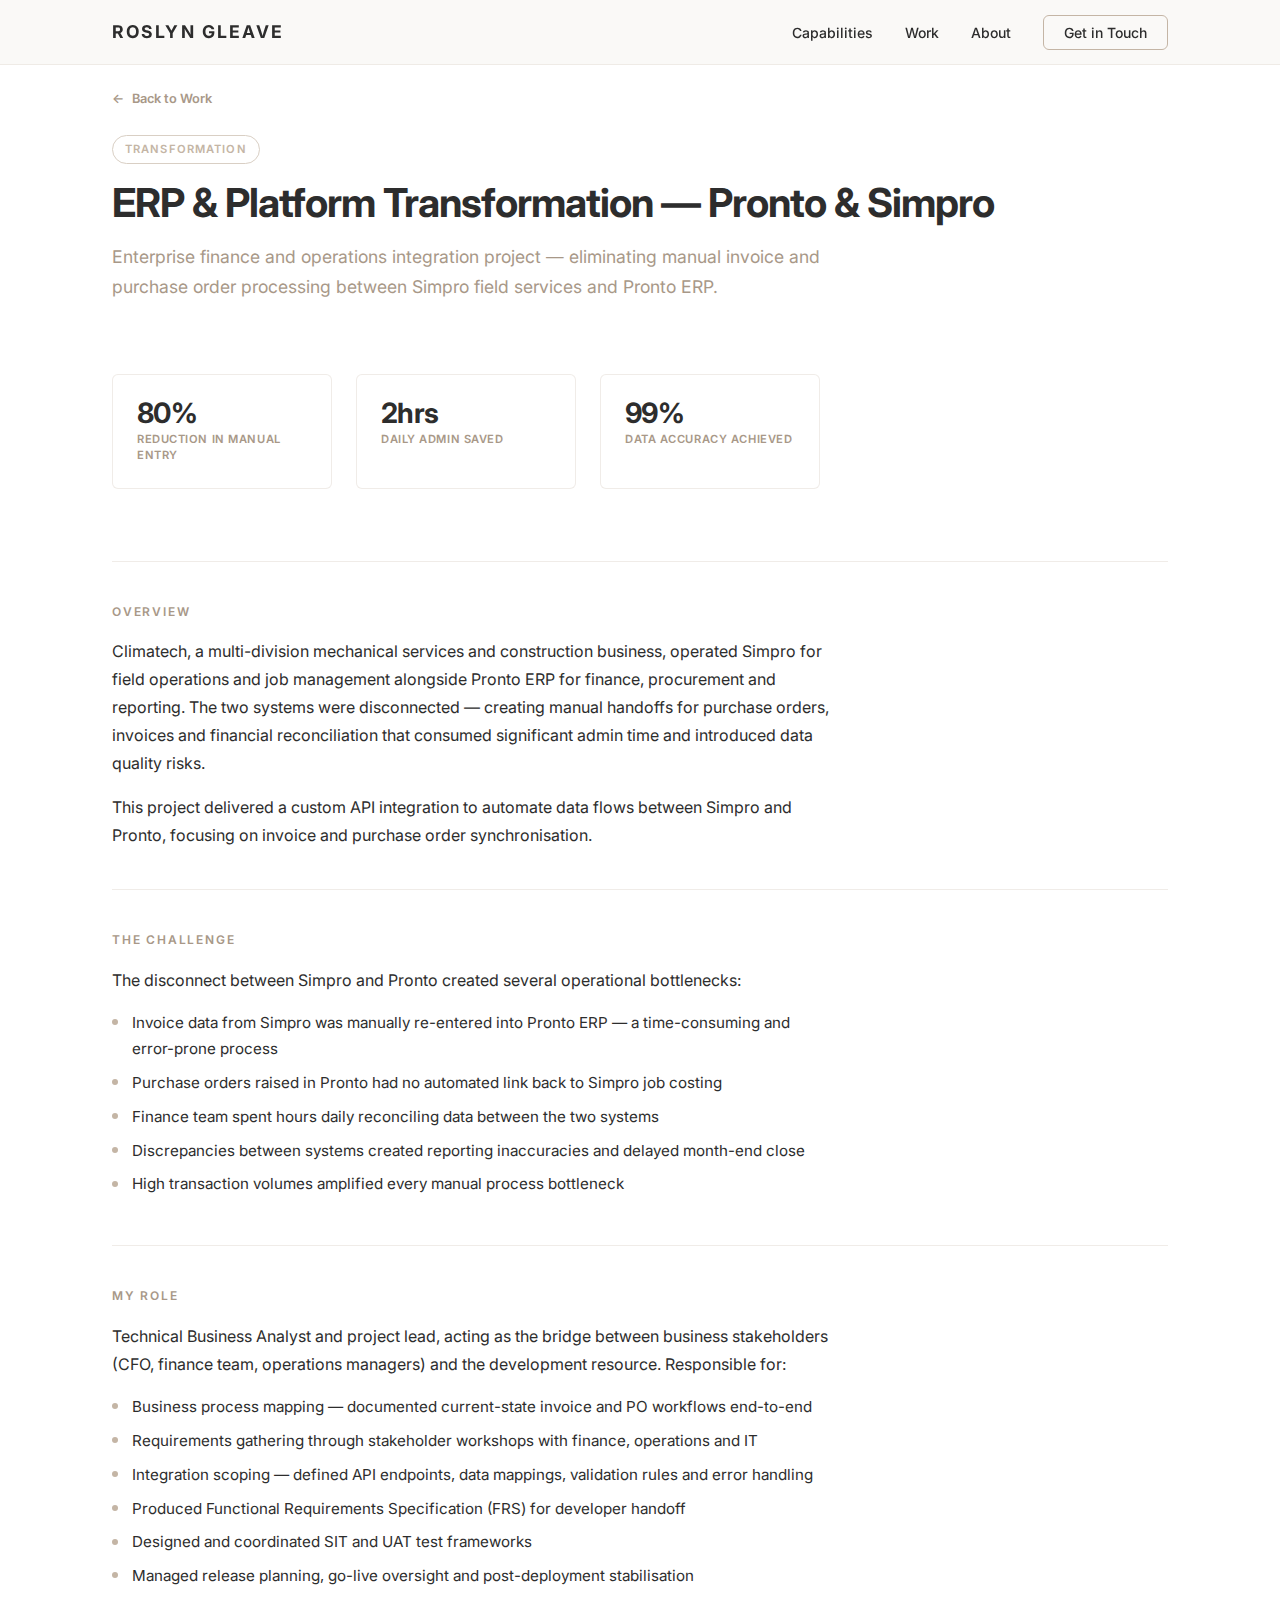
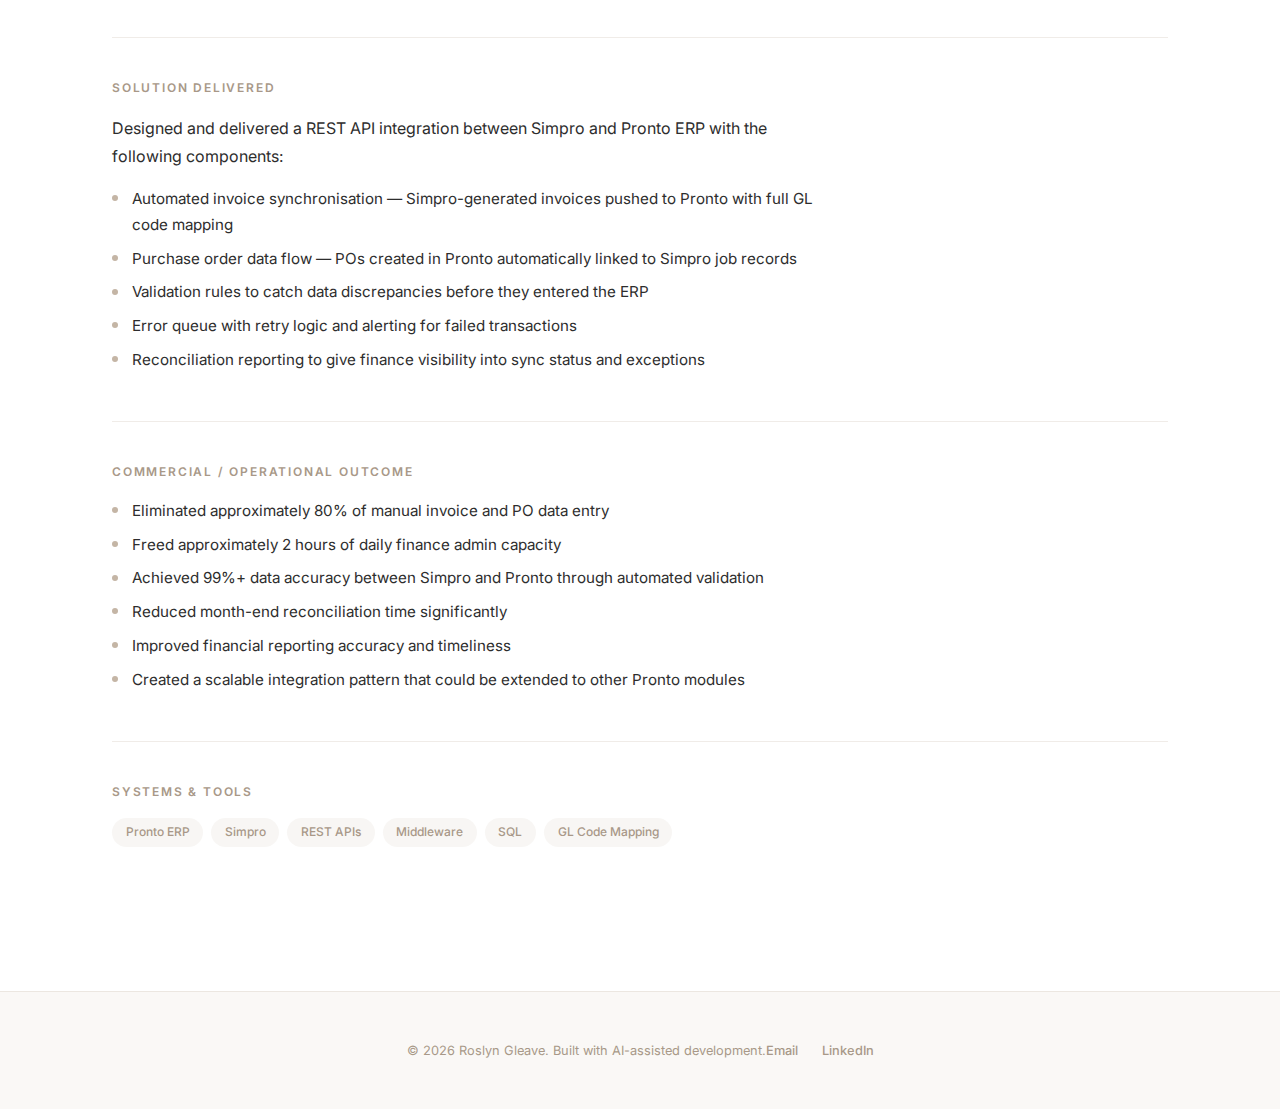
<file: pronto-simpro-integration.html>
<!DOCTYPE html>
<html lang="en">
<head>
<meta charset="UTF-8">
<meta name="viewport" content="width=device-width, initial-scale=1.0">
<title>Pronto &amp; Simpro ERP Integration | Roslyn Gleave</title>
<meta name="description" content="Case study: Enterprise finance and operations integration between Simpro and Pronto ERP, eliminating manual invoice and PO processing.">
<link rel="preconnect" href="https://fonts.googleapis.com">
<link rel="preconnect" href="https://fonts.gstatic.com" crossorigin>
<link href="https://fonts.googleapis.com/css2?family=Inter:wght@300;400;500;600;700&display=swap" rel="stylesheet">
<link rel="stylesheet" href="../styles.css?v=20260207h">
</head>
<body class="cs-page">

<nav class="nav">
  <div class="nav-inner">
    <a href="../index.html" class="nav-logo">Roslyn Gleave</a>
    <button class="nav-toggle" aria-label="Toggle menu">
      <span></span><span></span><span></span>
    </button>
    <ul class="nav-links">
      <li><a href="../index.html#capabilities">Capabilities</a></li>
      <li><a href="../index.html#work">Work</a></li>
      <li><a href="../index.html#about">About</a></li>
      <li><a href="../index.html#contact" class="nav-cta">Get in Touch</a></li>
    </ul>
  </div>
</nav>

<div class="cs-content-wrap">
  <div class="container">
    <a href="../index.html#work" class="cs-back"><span>&larr;</span> Back to Work</a>

    <div class="cs-hero">
      <p class="cs-tag">Transformation</p>
      <h1 class="cs-title">ERP &amp; Platform Transformation — Pronto &amp; Simpro</h1>
      <p class="cs-subtitle">Enterprise finance and operations integration project — eliminating manual invoice and purchase order processing between Simpro field services and Pronto ERP.</p>
    </div>

    <div class="cs-metrics">
      <div class="cs-metric">
        <span class="cs-metric-value">80%</span>
        <span class="cs-metric-label">Reduction in Manual Entry</span>
      </div>
      <div class="cs-metric">
        <span class="cs-metric-value">2hrs</span>
        <span class="cs-metric-label">Daily Admin Saved</span>
      </div>
      <div class="cs-metric">
        <span class="cs-metric-value">99%</span>
        <span class="cs-metric-label">Data Accuracy Achieved</span>
      </div>
    </div>

    <div class="cs-divider"></div>

    <section class="cs-section">
      <h2 class="cs-section-title">Overview</h2>
      <p>Climatech, a multi-division mechanical services and construction business, operated Simpro for field operations and job management alongside Pronto ERP for finance, procurement and reporting. The two systems were disconnected — creating manual handoffs for purchase orders, invoices and financial reconciliation that consumed significant admin time and introduced data quality risks.</p>
      <p>This project delivered a custom API integration to automate data flows between Simpro and Pronto, focusing on invoice and purchase order synchronisation.</p>
    </section>

    <div class="cs-divider"></div>

    <section class="cs-section">
      <h2 class="cs-section-title">The Challenge</h2>
      <p>The disconnect between Simpro and Pronto created several operational bottlenecks:</p>
      <ul class="cs-list">
        <li>Invoice data from Simpro was manually re-entered into Pronto ERP — a time-consuming and error-prone process</li>
        <li>Purchase orders raised in Pronto had no automated link back to Simpro job costing</li>
        <li>Finance team spent hours daily reconciling data between the two systems</li>
        <li>Discrepancies between systems created reporting inaccuracies and delayed month-end close</li>
        <li>High transaction volumes amplified every manual process bottleneck</li>
      </ul>
    </section>

    <div class="cs-divider"></div>

    <section class="cs-section">
      <h2 class="cs-section-title">My Role</h2>
      <p>Technical Business Analyst and project lead, acting as the bridge between business stakeholders (CFO, finance team, operations managers) and the development resource. Responsible for:</p>
      <ul class="cs-list">
        <li>Business process mapping — documented current-state invoice and PO workflows end-to-end</li>
        <li>Requirements gathering through stakeholder workshops with finance, operations and IT</li>
        <li>Integration scoping — defined API endpoints, data mappings, validation rules and error handling</li>
        <li>Produced Functional Requirements Specification (FRS) for developer handoff</li>
        <li>Designed and coordinated SIT and UAT test frameworks</li>
        <li>Managed release planning, go-live oversight and post-deployment stabilisation</li>
      </ul>
    </section>

    <div class="cs-divider"></div>

    <section class="cs-section">
      <h2 class="cs-section-title">Solution Delivered</h2>
      <p>Designed and delivered a REST API integration between Simpro and Pronto ERP with the following components:</p>
      <ul class="cs-list">
        <li>Automated invoice synchronisation — Simpro-generated invoices pushed to Pronto with full GL code mapping</li>
        <li>Purchase order data flow — POs created in Pronto automatically linked to Simpro job records</li>
        <li>Validation rules to catch data discrepancies before they entered the ERP</li>
        <li>Error queue with retry logic and alerting for failed transactions</li>
        <li>Reconciliation reporting to give finance visibility into sync status and exceptions</li>
      </ul>
    </section>

    <div class="cs-divider"></div>

    <section class="cs-section">
      <h2 class="cs-section-title">Commercial / Operational Outcome</h2>
      <ul class="cs-list">
        <li>Eliminated approximately 80% of manual invoice and PO data entry</li>
        <li>Freed approximately 2 hours of daily finance admin capacity</li>
        <li>Achieved 99%+ data accuracy between Simpro and Pronto through automated validation</li>
        <li>Reduced month-end reconciliation time significantly</li>
        <li>Improved financial reporting accuracy and timeliness</li>
        <li>Created a scalable integration pattern that could be extended to other Pronto modules</li>
      </ul>
    </section>

    <div class="cs-divider"></div>

    <section class="cs-section">
      <h2 class="cs-section-title">Systems &amp; Tools</h2>
      <div class="cs-badges">
        <span class="cs-badge">Pronto ERP</span>
        <span class="cs-badge">Simpro</span>
        <span class="cs-badge">REST APIs</span>
        <span class="cs-badge">Middleware</span>
        <span class="cs-badge">SQL</span>
        <span class="cs-badge">GL Code Mapping</span>
      </div>
    </section>
  </div>
</div>

<footer class="footer">
  <div class="container">
    <div class="footer-inner">
      <p class="footer-text">&copy; 2026 Roslyn Gleave. Built with AI-assisted development.</p>
      <div class="footer-links">
        <a href="mailto:roslyngleave@gmail.com">Email</a>
        <a href="https://linkedin.com/in/roslyn-gleave" target="_blank" rel="noopener">LinkedIn</a>
      </div>
    </div>
  </div>
</footer>

<script>
const toggle = document.querySelector('.nav-toggle');
const links = document.querySelector('.nav-links');
toggle.addEventListener('click', () => {
  links.classList.toggle('open');
  toggle.classList.toggle('open');
});
document.querySelectorAll('.nav-links a').forEach(link => {
  link.addEventListener('click', () => {
    links.classList.remove('open');
    toggle.classList.remove('open');
  });
});
</script>

</body>
</html>
</file>
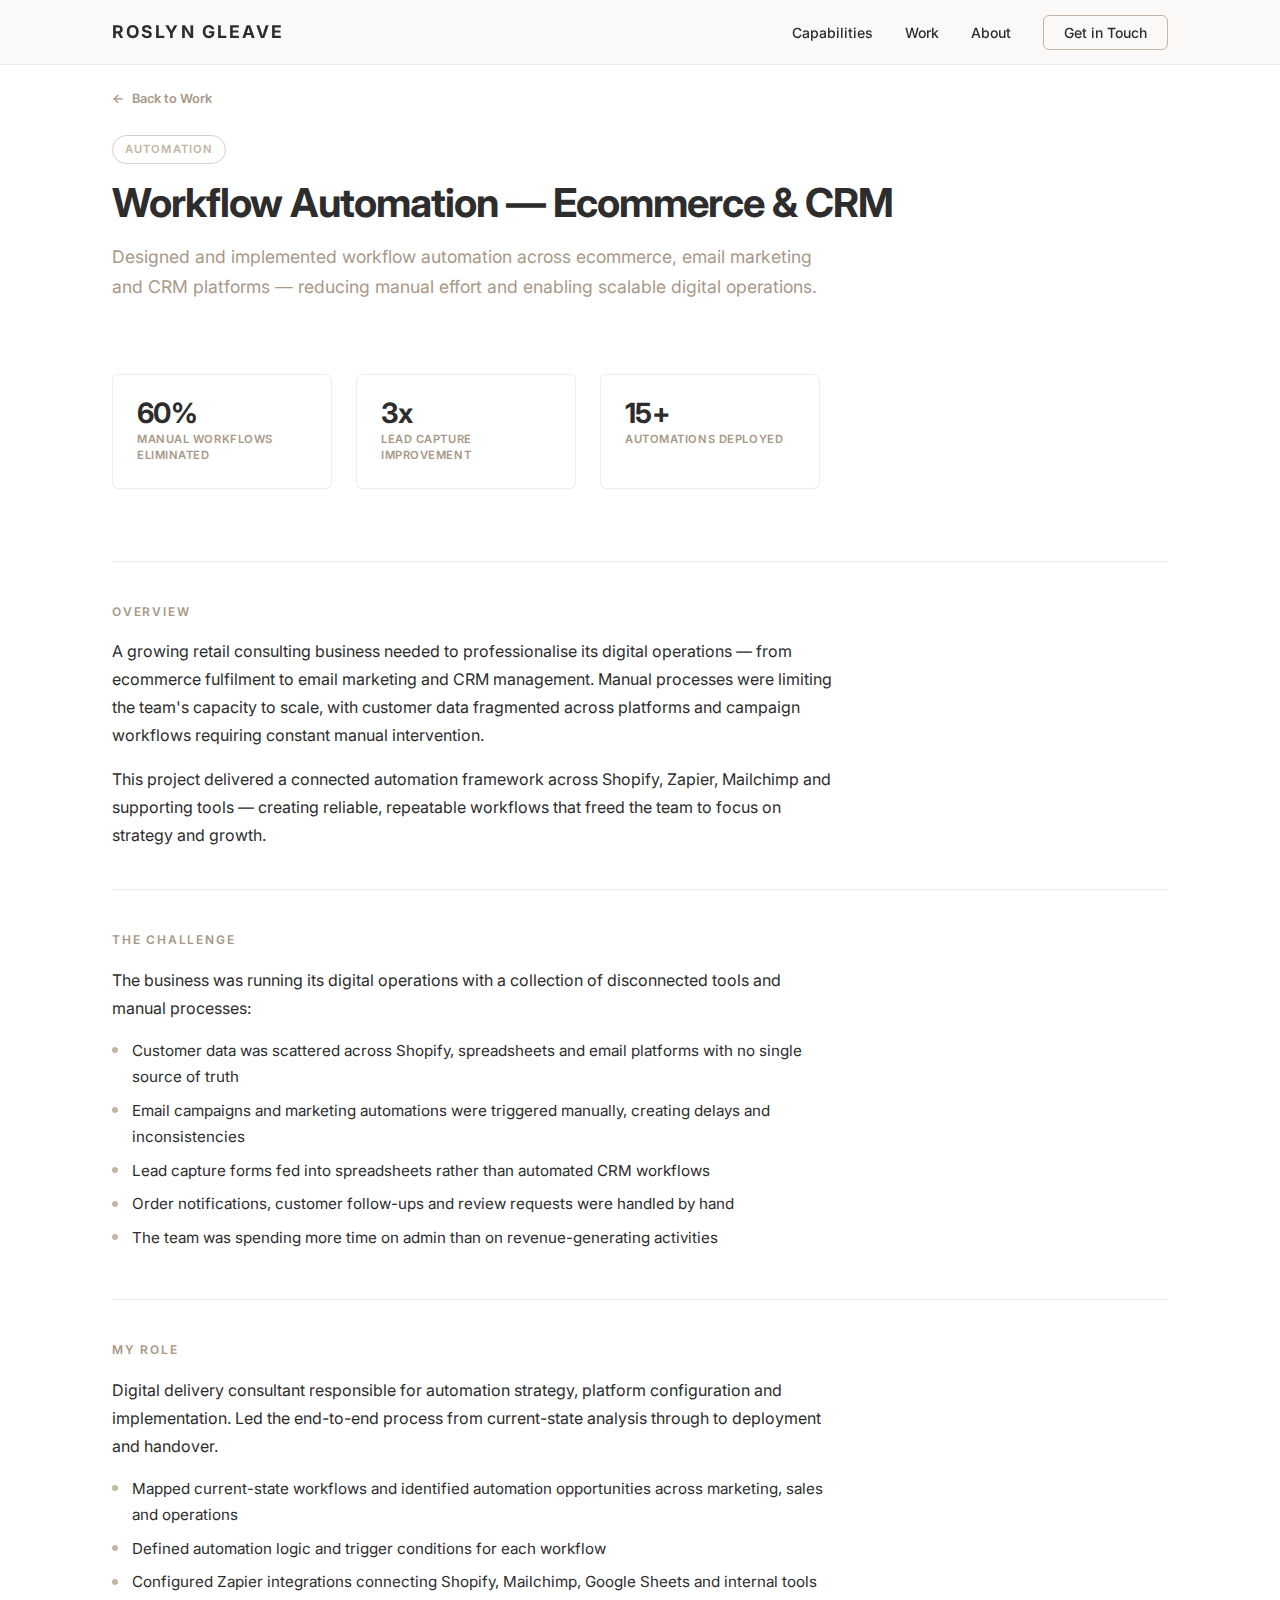
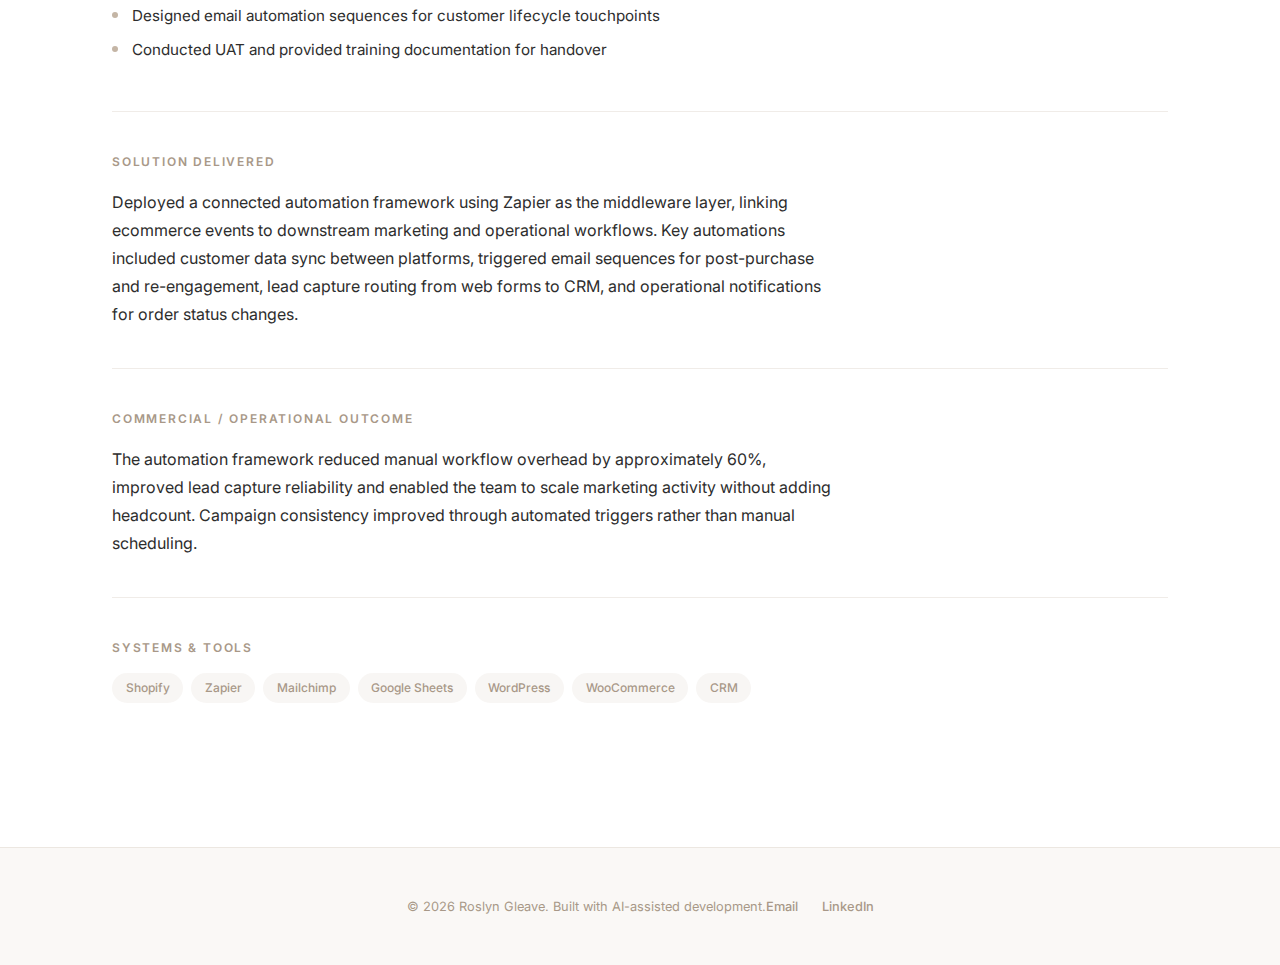
<file: workflow-automation.html>
<!DOCTYPE html>
<html lang="en">
<head>
<meta charset="UTF-8">
<meta name="viewport" content="width=device-width, initial-scale=1.0">
<title>Workflow Automation — Ecommerce &amp; CRM | Roslyn Gleave</title>
<meta name="description" content="Case study: Workflow automation across ecommerce, email marketing and CRM platforms — improving lead capture and operational scalability.">
<link rel="preconnect" href="https://fonts.googleapis.com">
<link rel="preconnect" href="https://fonts.gstatic.com" crossorigin>
<link href="https://fonts.googleapis.com/css2?family=Inter:wght@300;400;500;600;700&display=swap" rel="stylesheet">
<link rel="stylesheet" href="../styles.css?v=20260207h">
</head>
<body class="cs-page">

<nav class="nav">
  <div class="nav-inner">
    <a href="../index.html" class="nav-logo">Roslyn Gleave</a>
    <button class="nav-toggle" aria-label="Toggle menu">
      <span></span><span></span><span></span>
    </button>
    <ul class="nav-links">
      <li><a href="../index.html#capabilities">Capabilities</a></li>
      <li><a href="../index.html#work">Work</a></li>
      <li><a href="../index.html#about">About</a></li>
      <li><a href="../index.html#contact" class="nav-cta">Get in Touch</a></li>
    </ul>
  </div>
</nav>

<div class="cs-content-wrap">
  <div class="container">
    <a href="../index.html#work" class="cs-back"><span>&larr;</span> Back to Work</a>

    <div class="cs-hero">
      <p class="cs-tag">Automation</p>
      <h1 class="cs-title">Workflow Automation — Ecommerce &amp; CRM</h1>
      <p class="cs-subtitle">Designed and implemented workflow automation across ecommerce, email marketing and CRM platforms — reducing manual effort and enabling scalable digital operations.</p>
    </div>

    <div class="cs-metrics">
      <div class="cs-metric">
        <span class="cs-metric-value">60%</span>
        <span class="cs-metric-label">Manual Workflows Eliminated</span>
      </div>
      <div class="cs-metric">
        <span class="cs-metric-value">3x</span>
        <span class="cs-metric-label">Lead Capture Improvement</span>
      </div>
      <div class="cs-metric">
        <span class="cs-metric-value">15+</span>
        <span class="cs-metric-label">Automations Deployed</span>
      </div>
    </div>

    <div class="cs-divider"></div>

    <section class="cs-section">
      <h2 class="cs-section-title">Overview</h2>
      <p>A growing retail consulting business needed to professionalise its digital operations — from ecommerce fulfilment to email marketing and CRM management. Manual processes were limiting the team's capacity to scale, with customer data fragmented across platforms and campaign workflows requiring constant manual intervention.</p>
      <p>This project delivered a connected automation framework across Shopify, Zapier, Mailchimp and supporting tools — creating reliable, repeatable workflows that freed the team to focus on strategy and growth.</p>
    </section>

    <div class="cs-divider"></div>

    <section class="cs-section">
      <h2 class="cs-section-title">The Challenge</h2>
      <p>The business was running its digital operations with a collection of disconnected tools and manual processes:</p>
      <ul class="cs-list">
        <li>Customer data was scattered across Shopify, spreadsheets and email platforms with no single source of truth</li>
        <li>Email campaigns and marketing automations were triggered manually, creating delays and inconsistencies</li>
        <li>Lead capture forms fed into spreadsheets rather than automated CRM workflows</li>
        <li>Order notifications, customer follow-ups and review requests were handled by hand</li>
        <li>The team was spending more time on admin than on revenue-generating activities</li>
      </ul>
    </section>

    <div class="cs-divider"></div>

    <section class="cs-section">
      <h2 class="cs-section-title">My Role</h2>
      <p>Digital delivery consultant responsible for automation strategy, platform configuration and implementation. Led the end-to-end process from current-state analysis through to deployment and handover.</p>
      <ul class="cs-list">
        <li>Mapped current-state workflows and identified automation opportunities across marketing, sales and operations</li>
        <li>Defined automation logic and trigger conditions for each workflow</li>
        <li>Configured Zapier integrations connecting Shopify, Mailchimp, Google Sheets and internal tools</li>
        <li>Designed email automation sequences for customer lifecycle touchpoints</li>
        <li>Conducted UAT and provided training documentation for handover</li>
      </ul>
    </section>

    <div class="cs-divider"></div>

    <section class="cs-section">
      <h2 class="cs-section-title">Solution Delivered</h2>
      <p>Deployed a connected automation framework using Zapier as the middleware layer, linking ecommerce events to downstream marketing and operational workflows. Key automations included customer data sync between platforms, triggered email sequences for post-purchase and re-engagement, lead capture routing from web forms to CRM, and operational notifications for order status changes.</p>
    </section>

    <div class="cs-divider"></div>

    <section class="cs-section">
      <h2 class="cs-section-title">Commercial / Operational Outcome</h2>
      <p>The automation framework reduced manual workflow overhead by approximately 60%, improved lead capture reliability and enabled the team to scale marketing activity without adding headcount. Campaign consistency improved through automated triggers rather than manual scheduling.</p>
    </section>

    <div class="cs-divider"></div>

    <section class="cs-section">
      <h2 class="cs-section-title">Systems &amp; Tools</h2>
      <div class="cs-badges">
        <span class="cs-badge">Shopify</span>
        <span class="cs-badge">Zapier</span>
        <span class="cs-badge">Mailchimp</span>
        <span class="cs-badge">Google Sheets</span>
        <span class="cs-badge">WordPress</span>
        <span class="cs-badge">WooCommerce</span>
        <span class="cs-badge">CRM</span>
      </div>
    </section>
  </div>
</div>

<footer class="footer">
  <div class="container">
    <div class="footer-inner">
      <p class="footer-text">&copy; 2026 Roslyn Gleave. Built with AI-assisted development.</p>
      <div class="footer-links">
        <a href="mailto:roslyngleave@gmail.com">Email</a>
        <a href="https://linkedin.com/in/roslyn-gleave" target="_blank" rel="noopener">LinkedIn</a>
      </div>
    </div>
  </div>
</footer>

<script>
const toggle = document.querySelector('.nav-toggle');
const links = document.querySelector('.nav-links');
toggle.addEventListener('click', () => {
  links.classList.toggle('open');
  toggle.classList.toggle('open');
});
document.querySelectorAll('.nav-links a').forEach(link => {
  link.addEventListener('click', () => {
    links.classList.remove('open');
    toggle.classList.remove('open');
  });
});
</script>

</body>
</html>
</file>
<file: styles.css>
/* ═══════════════════════════════════════════════
   Roslyn Gleave — Portfolio
   Brand: Charcoal #2D2D2D, Warm Taupe #C4B5A5,
          Soft Stone #D9CFC4, Muted Sand #A89888
   Font:  Inter (400, 500, 600, 700)
   ═══════════════════════════════════════════════ */

/* ── Reset ── */
*, *::before, *::after {
  box-sizing: border-box;
  margin: 0;
  padding: 0;
}

/* ── Variables ── */
:root {
  --charcoal: #2D2D2D;
  --taupe: #C4B5A5;
  --stone: #D9CFC4;
  --sand: #A89888;
  --white: #ffffff;
  --bg: #ffffff;

  --font: 'Inter', -apple-system, BlinkMacSystemFont, 'Segoe UI', sans-serif;

  --space-xs: 0.5rem;
  --space-sm: 1rem;
  --space-md: 1.5rem;
  --space-lg: 3rem;
  --space-xl: 5rem;
  --space-2xl: 8rem;

  --max-width: 1120px;
  --radius: 6px;
  --transition: 0.3s ease;
}

/* ── Base ── */
html {
  scroll-behavior: smooth;
  -webkit-font-smoothing: antialiased;
}

body {
  font-family: var(--font);
  font-size: 16px;
  font-weight: 400;
  line-height: 1.65;
  color: var(--charcoal);
  background: var(--bg);
}

img { max-width: 100%; display: block; }
a { color: inherit; text-decoration: none; }

.container {
  max-width: var(--max-width);
  margin: 0 auto;
  padding: 0 2rem;
}

/* ── Section shared ── */
.section-label {
  font-size: 0.75rem;
  font-weight: 600;
  letter-spacing: 0.15em;
  text-transform: uppercase;
  color: var(--sand);
  margin-bottom: 0.5rem;
}

.section-title {
  font-size: clamp(1.75rem, 3vw, 2.25rem);
  font-weight: 700;
  letter-spacing: -0.02em;
  line-height: 1.2;
  color: var(--charcoal);
  margin-bottom: var(--space-md);
}

.section-header {
  margin-bottom: var(--space-lg);
}

/* ═══════════════════════════════════════════════
   NAV
   ═══════════════════════════════════════════════ */
.nav {
  position: fixed;
  top: 0;
  left: 0;
  right: 0;
  z-index: 100;
  background: rgba(250, 248, 246, 0.92);
  backdrop-filter: blur(12px);
  -webkit-backdrop-filter: blur(12px);
  border-bottom: 1px solid rgba(196, 181, 165, 0.2);
}

.nav-inner {
  max-width: var(--max-width);
  margin: 0 auto;
  padding: 0 2rem;
  display: flex;
  align-items: center;
  justify-content: space-between;
  height: 64px;
}

.nav-logo {
  font-size: 1.1rem;
  font-weight: 700;
  letter-spacing: 0.12em;
  text-transform: uppercase;
  color: var(--charcoal);
}

.nav-links {
  display: flex;
  align-items: center;
  gap: 2rem;
  list-style: none;
}

.nav-links a {
  font-size: 0.875rem;
  font-weight: 500;
  color: var(--charcoal);
  transition: color var(--transition);
}

.nav-links a:hover {
  color: var(--sand);
}

.nav-cta {
  padding: 0.5rem 1.25rem;
  border: 1.5px solid var(--taupe);
  border-radius: var(--radius);
  transition: all var(--transition);
}

.nav-cta:hover {
  background: var(--taupe);
  color: var(--white) !important;
}

/* Mobile toggle */
.nav-toggle {
  display: none;
  flex-direction: column;
  gap: 5px;
  background: none;
  border: none;
  cursor: pointer;
  padding: 4px;
}

.nav-toggle span {
  display: block;
  width: 22px;
  height: 2px;
  background: var(--charcoal);
  transition: all var(--transition);
}

.nav-toggle.open span:nth-child(1) { transform: translateY(7px) rotate(45deg); }
.nav-toggle.open span:nth-child(2) { opacity: 0; }
.nav-toggle.open span:nth-child(3) { transform: translateY(-7px) rotate(-45deg); }

/* ═══════════════════════════════════════════════
   HERO
   ═══════════════════════════════════════════════ */
.hero {
  padding: calc(64px + var(--space-lg) + 4rem) 0 var(--space-xl);
  position: relative;
  overflow: visible;
}

.hero .container {
  position: relative;
  display: grid;
  grid-template-columns: 380px 1fr;
  gap: var(--space-xl);
  align-items: start;
}

.hero-content {
  max-width: 720px;
}

.hero-label {
  font-size: 0.9rem;
  font-weight: 600;
  letter-spacing: 0.15em;
  text-transform: uppercase;
  color: var(--sand);
  margin-bottom: 0.75rem;
}

.hero-headline {
  font-size: clamp(2rem, 4.5vw, 3rem);
  font-weight: 700;
  letter-spacing: -0.025em;
  line-height: 1.15;
  color: var(--charcoal);
  margin-bottom: var(--space-md);
}

.hero-sub {
  font-size: 1.1rem;
  line-height: 1.7;
  color: var(--sand);
  margin-bottom: var(--space-lg);
  max-width: 600px;
}

.hero-actions {
  display: flex;
  flex-wrap: wrap;
  gap: 0.75rem;
}

.hero-actions .btn-secondary {
  margin-left: 0.5rem;
  align-items: center;
}

/* Portrait image */
.hero-portrait {
  display: flex;
  align-items: start;
  justify-content: center;
}

.hero-portrait-img {
  width: 100%;
  max-width: 360px;
  border-radius: 10px;
  object-fit: cover;
  box-shadow: 0 8px 32px rgba(45, 45, 45, 0.08);
}

/* ── Buttons ── */
.btn {
  display: inline-flex;
  align-items: center;
  gap: 0.5rem;
  padding: 0.75rem 1.75rem;
  font-family: var(--font);
  font-size: 0.875rem;
  font-weight: 600;
  border-radius: var(--radius);
  transition: all var(--transition);
  cursor: pointer;
  border: none;
}

.btn-primary {
  background: var(--charcoal);
  color: var(--white);
}

.btn-primary:hover {
  background: #444;
}

.btn-secondary {
  background: transparent;
  color: var(--charcoal);
  border: 1.5px solid var(--taupe);
}

.btn-secondary:hover {
  background: var(--taupe);
  color: var(--white);
}

.btn-ghost {
  background: transparent;
  color: var(--sand);
  padding: 0.75rem 1rem;
}

.btn-ghost:hover {
  color: var(--charcoal);
}

.btn-ghost svg {
  stroke: currentColor;
}

/* ═══════════════════════════════════════════════
   MOTION BANNER
   ═══════════════════════════════════════════════ */
.motion-banner {
  position: relative;
  width: 100%;
  height: 316px;
  overflow: hidden;
  background: var(--bg);
}

.motion-banner-video {
  position: absolute;
  inset: 0;
  width: 100%;
  height: 100%;
  object-fit: cover;
  object-position: center top;
  opacity: 1;
}


/* ═══════════════════════════════════════════════
   CAPABILITIES
   ═══════════════════════════════════════════════ */
.capabilities {
  position: relative;
  z-index: 3;
  padding: 80px 0;
  background: #FAF8F6;
}

.cap-grid {
  display: grid;
  grid-template-columns: repeat(3, 1fr);
  gap: 2rem;
}

.cap-card {
  padding: 2rem;
  border-radius: var(--radius);
  border: 1px solid rgba(196, 181, 165, 0.2);
  background: var(--white);
  transition: transform 0.35s ease, box-shadow 0.35s ease, border-color 0.35s ease;
}

.cap-card:hover {
  transform: translateY(-6px);
  border-color: var(--taupe);
  box-shadow: 0 12px 40px rgba(45, 45, 45, 0.1);
}

.cap-card:hover .cap-icon svg {
  transform: rotate(4deg) scale(1.08);
}

.cap-icon {
  width: 40px;
  height: 40px;
  margin-bottom: var(--space-md);
}

.cap-icon svg {
  width: 100%;
  height: 100%;
  stroke: var(--taupe);
  transition: transform 0.35s ease;
}

.cap-title {
  font-size: 1rem;
  font-weight: 600;
  margin-bottom: 0.5rem;
  color: var(--charcoal);
}

.cap-text {
  font-size: 0.9rem;
  line-height: 1.65;
  color: var(--sand);
}

/* ═══════════════════════════════════════════════
   WORK / CASE STUDIES
   ═══════════════════════════════════════════════ */
.work {
  padding: 80px 0;
}

.work-grid {
  display: grid;
  grid-template-columns: 1fr;
  gap: 2rem;
}

.work-card {
  display: grid;
  grid-template-columns: 4px 1fr;
  border: 1px solid rgba(196, 181, 165, 0.2);
  border-radius: var(--radius);
  overflow: hidden;
  transition: transform 0.25s cubic-bezier(0.22, 1, 0.36, 1),
              box-shadow 0.25s cubic-bezier(0.22, 1, 0.36, 1),
              border-color 0.25s cubic-bezier(0.22, 1, 0.36, 1);
}

.work-card-link {
  text-decoration: none;
  color: inherit;
  display: block;
  border-radius: var(--radius);
}

.work-card-link:focus-visible .work-card {
  border-color: var(--taupe);
  box-shadow: 0 0 0 3px rgba(196, 181, 165, 0.4);
  outline: none;
}

.work-card-link:focus-visible .work-card,
.work-card:hover {
  border-color: var(--taupe);
  box-shadow: 0 12px 40px rgba(45, 45, 45, 0.1);
  transform: translateY(-6px);
  cursor: pointer;
}

.work-card-accent {
  background: var(--taupe);
}

.work-card-body {
  padding: 2rem 2.5rem;
}

.work-card-tag {
  display: inline-block;
  font-size: 0.7rem;
  font-weight: 500;
  letter-spacing: 0.1em;
  text-transform: uppercase;
  color: var(--white);
  background: var(--taupe);
  border: none;
  padding: 0.3rem 0.85rem;
  border-radius: 100px;
  margin-bottom: var(--space-sm);
  transition: background 0.2s ease, transform 0.2s ease;
}

.work-card:hover .work-card-tag,
.work-card-link:focus-visible .work-card-tag {
  background: var(--charcoal);
  transform: translateY(-1px);
}

.work-card-title {
  font-size: 1.2rem;
  font-weight: 600;
  margin-bottom: 0.75rem;
  color: var(--charcoal);
}

.work-card-text {
  font-size: 0.95rem;
  line-height: 1.7;
  color: var(--sand);
  margin-bottom: var(--space-md);
}

.work-card-meta {
  display: flex;
  flex-wrap: wrap;
  gap: 8px;
  margin-top: 16px;
}

.work-card-meta span {
  font-size: 0.75rem;
  font-weight: 500;
  color: var(--charcoal);
  background: rgba(196, 181, 165, 0.1);
  border: 1px solid rgba(196, 181, 165, 0.3);
  padding: 0.25rem 0.75rem;
  border-radius: 100px;
}

/* ═══════════════════════════════════════════════
   ABOUT
   ═══════════════════════════════════════════════ */
.about {
  padding: 80px 0;
  background: #FAF8F6;
}

.about-layout {
  display: grid;
  grid-template-columns: 1fr 320px;
  gap: var(--space-xl);
  align-items: start;
}

.about-text {
  font-size: 1rem;
  line-height: 1.75;
  color: var(--charcoal);
  margin-bottom: var(--space-md);
}

.about-text:last-child {
  margin-bottom: 0;
}

.about-aside {
  position: sticky;
  top: 100px;
}

.about-stat-group {
  display: flex;
  flex-direction: column;
  gap: 2rem;
  padding: 2rem;
  border-left: 2px solid var(--taupe);
}

.about-stat-number {
  display: block;
  font-size: 2rem;
  font-weight: 700;
  letter-spacing: -0.02em;
  color: var(--charcoal);
  line-height: 1;
  margin-bottom: 0.25rem;
}

.about-stat-label {
  display: block;
  font-size: 0.8rem;
  color: var(--sand);
  line-height: 1.4;
}

/* ═══════════════════════════════════════════════
   CONTACT
   ═══════════════════════════════════════════════ */
.contact {
  padding: 80px 0;
  background: var(--white);
}

.contact-layout {
  display: grid;
  grid-template-columns: 1fr 1fr;
  gap: var(--space-xl);
  align-items: center;
}

.contact-text {
  font-size: 1.05rem;
  line-height: 1.6;
  color: #5F5A55;
  max-width: 540px;
}

.contact-actions {
  display: flex;
  flex-direction: column;
  gap: 20px;
}

.contact-link {
  display: flex;
  align-items: center;
  gap: 1.25rem;
  padding: 24px;
  background: var(--white);
  border: 1px solid #D8D2CB;
  border-radius: 16px;
  transition: transform 0.25s ease, box-shadow 0.25s ease, border-color 0.25s ease, background 0.25s ease;
}

.contact-link:hover {
  transform: translateY(-2px);
  border-color: #B8A999;
  box-shadow: 0 8px 28px rgba(176, 156, 132, 0.15);
  background: #FAF8F6;
}

.contact-link:hover .contact-link-icon svg {
  stroke: var(--charcoal);
}

/* Primary CTA — Book a Call */
.contact-link-primary {
  background: #B8A999;
  border-color: #B8A999;
}

.contact-link-primary .contact-link-icon {
  background: rgba(255, 255, 255, 0.2);
}

.contact-link-primary .contact-link-icon svg {
  stroke: var(--white);
}

.contact-link-primary .contact-link-title {
  color: var(--white);
}

.contact-link-primary .contact-link-sub {
  color: rgba(255, 255, 255, 0.75);
}

.contact-link-primary:hover {
  background: #A89583;
  border-color: #A89583;
  transform: translateY(-2px);
  box-shadow: 0 8px 28px rgba(168, 149, 131, 0.2);
}

.contact-link-primary:hover .contact-link-icon svg {
  stroke: var(--white);
}

.contact-link-icon {
  width: 48px;
  height: 48px;
  flex-shrink: 0;
  display: flex;
  align-items: center;
  justify-content: center;
  border-radius: 12px;
  background: rgba(176, 156, 132, 0.12);
}

.contact-link-icon svg {
  width: 22px;
  height: 22px;
  stroke: var(--taupe);
  transition: stroke 0.25s ease;
}

.contact-link-title {
  display: block;
  font-size: 0.95rem;
  font-weight: 600;
  color: var(--charcoal);
}

.contact-link-sub {
  display: block;
  font-size: 0.8rem;
  color: var(--sand);
  margin-top: 2px;
}

/* ═══════════════════════════════════════════════
   FOOTER
   ═══════════════════════════════════════════════ */
.footer {
  padding: var(--space-lg) 0;
  border-top: 1px solid rgba(196, 181, 165, 0.25);
}

.footer-inner {
  display: flex;
  justify-content: center;
  align-items: center;
}

.footer-text {
  font-size: 0.8rem;
  color: var(--sand);
}

.footer-links {
  display: flex;
  gap: 1.5rem;
}

.footer-links a {
  font-size: 0.8rem;
  font-weight: 500;
  color: var(--sand);
  transition: color var(--transition);
}

.footer-links a:hover {
  color: var(--charcoal);
}

/* ═══════════════════════════════════════════════
   ANIMATIONS
   ═══════════════════════════════════════════════ */

/* Section header reveal — slides in from left, 60px travel */
.reveal-header {
  opacity: 0;
  transform: translateX(-60px);
  transition: opacity 0.7s cubic-bezier(0.22, 1, 0.36, 1),
              transform 0.7s cubic-bezier(0.22, 1, 0.36, 1);
}

.reveal-header.visible {
  opacity: 1;
  transform: translateX(0);
}

/* Card / element reveal — 60px rise + scale */
.fade-in {
  opacity: 0;
  transform: translateY(60px) scale(0.95);
  transition: opacity 0.7s cubic-bezier(0.22, 1, 0.36, 1),
              transform 0.7s cubic-bezier(0.22, 1, 0.36, 1);
}

.fade-in.visible {
  opacity: 1;
  transform: translateY(0) scale(1);
}

/* Stagger capability cards — 200ms apart */
.cap-card.fade-in:nth-child(1) { transition-delay: 0s; }
.cap-card.fade-in:nth-child(2) { transition-delay: 0.2s; }
.cap-card.fade-in:nth-child(3) { transition-delay: 0.4s; }
.cap-card.fade-in:nth-child(4) { transition-delay: 0.6s; }
.cap-card.fade-in:nth-child(5) { transition-delay: 0.8s; }
.cap-card.fade-in:nth-child(6) { transition-delay: 1s; }

/* Stagger work cards — 200ms apart */
.work-grid > :nth-child(1) .work-card.fade-in { transition-delay: 0s; }
.work-grid > :nth-child(2) .work-card.fade-in { transition-delay: 0.2s; }
.work-grid > :nth-child(3) .work-card.fade-in { transition-delay: 0.4s; }
.work-grid > :nth-child(4) .work-card.fade-in { transition-delay: 0.6s; }

/* Stagger about stats — 200ms apart */
.about-stat.fade-in:nth-child(1) { transition-delay: 0s; }
.about-stat.fade-in:nth-child(2) { transition-delay: 0.2s; }
.about-stat.fade-in:nth-child(3) { transition-delay: 0.4s; }

/* Stagger contact links — 200ms apart */
.contact-link.fade-in:nth-child(1) { transition-delay: 0s; }
.contact-link.fade-in:nth-child(2) { transition-delay: 0.2s; }
.contact-link.fade-in:nth-child(3) { transition-delay: 0.4s; }

/* About text paragraphs — staggered reveal */
.about-text.fade-in:nth-of-type(1) { transition-delay: 0s; }
.about-text.fade-in:nth-of-type(2) { transition-delay: 0.15s; }
.about-text.fade-in:nth-of-type(3) { transition-delay: 0.3s; }

/* ═══════════════════════════════════════════════
   WORK CARD — CTA
   ═══════════════════════════════════════════════ */
.work-card-cta {
  font-size: 0.8rem;
  font-weight: 500;
  color: var(--charcoal);
  margin-top: var(--space-sm);
  transition: color 0.2s ease;
}

.work-card-cta span {
  display: inline-block;
  transition: transform 0.2s ease;
}

.work-card:hover .work-card-cta,
.work-card-link:focus-visible .work-card-cta {
  color: var(--taupe);
}

.work-card:hover .work-card-cta span,
.work-card-link:focus-visible .work-card-cta span {
  transform: translateX(4px);
}

/* ═══════════════════════════════════════════════
   CASE STUDY PAGES
   ═══════════════════════════════════════════════ */

/* Back link */
.cs-back {
  display: inline-flex;
  align-items: center;
  gap: 0.5rem;
  font-size: 0.8rem;
  font-weight: 600;
  color: var(--sand);
  text-decoration: none;
  padding: calc(64px + var(--space-md)) 0 0;
  transition: color var(--transition);
}

.cs-back:hover {
  color: var(--charcoal);
}

.cs-back span {
  display: inline-block;
  transition: transform var(--transition);
}

.cs-back:hover span {
  transform: translateX(-4px);
}

/* Hero */
.cs-hero {
  padding: var(--space-md) 0 var(--space-lg);
}

.cs-tag {
  display: inline-block;
  font-size: 0.7rem;
  font-weight: 600;
  letter-spacing: 0.1em;
  text-transform: uppercase;
  color: var(--taupe);
  border: 1px solid var(--stone);
  padding: 0.25rem 0.75rem;
  border-radius: 100px;
  margin-bottom: var(--space-sm);
}

.cs-title {
  font-size: clamp(1.75rem, 3.5vw, 2.5rem);
  font-weight: 700;
  letter-spacing: -0.025em;
  line-height: 1.15;
  color: var(--charcoal);
  margin-bottom: var(--space-sm);
}

.cs-subtitle {
  font-size: 1.1rem;
  line-height: 1.7;
  color: var(--sand);
  max-width: 720px;
}

/* Metrics strip */
.cs-metrics {
  display: flex;
  gap: 1.5rem;
  padding: var(--space-md) 0 var(--space-lg);
}

.cs-metric {
  flex: 1;
  max-width: 220px;
  padding: var(--space-md) var(--space-md);
  background: var(--white);
  border: 1px solid rgba(196, 181, 165, 0.25);
  border-radius: var(--radius);
}

.cs-metric-value {
  display: block;
  font-size: 1.75rem;
  font-weight: 700;
  color: var(--charcoal);
  letter-spacing: -0.02em;
  line-height: 1;
  margin-bottom: 0.35rem;
}

.cs-metric-label {
  display: block;
  font-size: 0.7rem;
  font-weight: 600;
  color: var(--sand);
  text-transform: uppercase;
  letter-spacing: 0.05em;
  line-height: 1.4;
}

/* Divider */
.cs-divider {
  height: 1px;
  background: rgba(196, 181, 165, 0.25);
  margin: var(--space-md) 0;
}

/* Content sections */
.cs-section {
  padding: var(--space-sm) 0;
  max-width: 720px;
}

.cs-section-title {
  font-size: 0.75rem;
  font-weight: 600;
  letter-spacing: 0.15em;
  text-transform: uppercase;
  color: var(--sand);
  margin-bottom: var(--space-sm);
}

.cs-section p {
  font-size: 1rem;
  line-height: 1.75;
  color: var(--charcoal);
  margin-bottom: var(--space-sm);
}

.cs-section p:last-child {
  margin-bottom: 0;
}

/* Bullet list */
.cs-list {
  list-style: none;
  padding: 0;
  margin-top: var(--space-xs);
}

.cs-list li {
  position: relative;
  padding-left: 1.25rem;
  font-size: 0.95rem;
  line-height: 1.7;
  color: var(--charcoal);
  margin-bottom: 0.5rem;
}

.cs-list li::before {
  content: '';
  position: absolute;
  left: 0;
  top: 0.6em;
  width: 6px;
  height: 6px;
  background: var(--taupe);
  border-radius: 50%;
}

/* Tech badges */
.cs-badges {
  display: flex;
  flex-wrap: wrap;
  gap: 0.5rem;
}

.cs-badge {
  display: inline-block;
  font-size: 0.75rem;
  font-weight: 500;
  color: var(--sand);
  background: rgba(196, 181, 165, 0.12);
  padding: 0.3rem 0.85rem;
  border-radius: 100px;
}

/* Case study page background */
.cs-page {
  background: #FAF8F6;
  min-height: 100vh;
}

.cs-content-wrap {
  background: var(--white);
  padding: 0 0 var(--space-2xl);
}

/* Reduced motion — respect accessibility */
@media (prefers-reduced-motion: reduce) {
  .fade-in,
  .reveal-header {
    transition: none !important;
    opacity: 1;
    transform: none;
  }

  .motion-banner-video {
    animation: none !important;
  }
}

/* ═══════════════════════════════════════════════
   RESPONSIVE
   ═══════════════════════════════════════════════ */
@media (max-width: 900px) {
  .hero .container {
    grid-template-columns: 280px 1fr;
    gap: var(--space-lg);
  }

  .hero-portrait-img {
    max-width: 260px;
  }

  .cap-grid {
    grid-template-columns: repeat(2, 1fr);
  }

  .about-layout {
    grid-template-columns: 1fr;
    gap: var(--space-lg);
  }

  .about-aside {
    position: static;
  }

  .about-stat-group {
    flex-direction: row;
    border-left: none;
    border-top: 2px solid var(--taupe);
    padding: 2rem 0 0;
  }

  .contact {
    padding: 60px 0;
  }

  .contact-layout {
    grid-template-columns: 1fr;
    gap: var(--space-lg);
  }

  .cs-metrics {
    flex-wrap: wrap;
  }
}

@media (max-width: 640px) {
  .nav-toggle {
    display: flex;
  }

  .nav-links {
    display: none;
    position: absolute;
    top: 64px;
    left: 0;
    right: 0;
    background: var(--white);
    flex-direction: column;
    padding: 1.5rem 2rem 2rem;
    gap: 1.25rem;
    border-bottom: 1px solid rgba(196, 181, 165, 0.2);
  }

  .nav-links.open {
    display: flex;
  }

  .cap-grid {
    grid-template-columns: 1fr;
  }

  .hero .container {
    grid-template-columns: 1fr;
    text-align: left;
  }

  .hero-portrait {
    order: 2;
    justify-content: center;
  }

  .hero-content {
    order: 1;
  }

  .hero-portrait-img {
    max-width: 280px;
  }

  .hero-headline {
    font-size: 1.75rem;
  }

  .hero-actions {
    flex-direction: column;
    align-items: flex-start;
  }

  .about-stat-group {
    flex-direction: column;
  }

  .contact {
    padding: 48px 0;
  }

  .contact-link {
    padding: 20px;
  }

  .cs-metrics {
    flex-direction: column;
  }

  .cs-metric {
    max-width: 100%;
  }

  .cs-hero {
    padding: var(--space-sm) 0 var(--space-md);
  }

  .cs-title {
    font-size: 1.5rem;
  }

  .cs-back {
    padding-top: calc(64px + var(--space-sm));
  }

  .footer-inner {
    flex-direction: column;
    gap: 1rem;
    text-align: center;
  }
}
</file>
